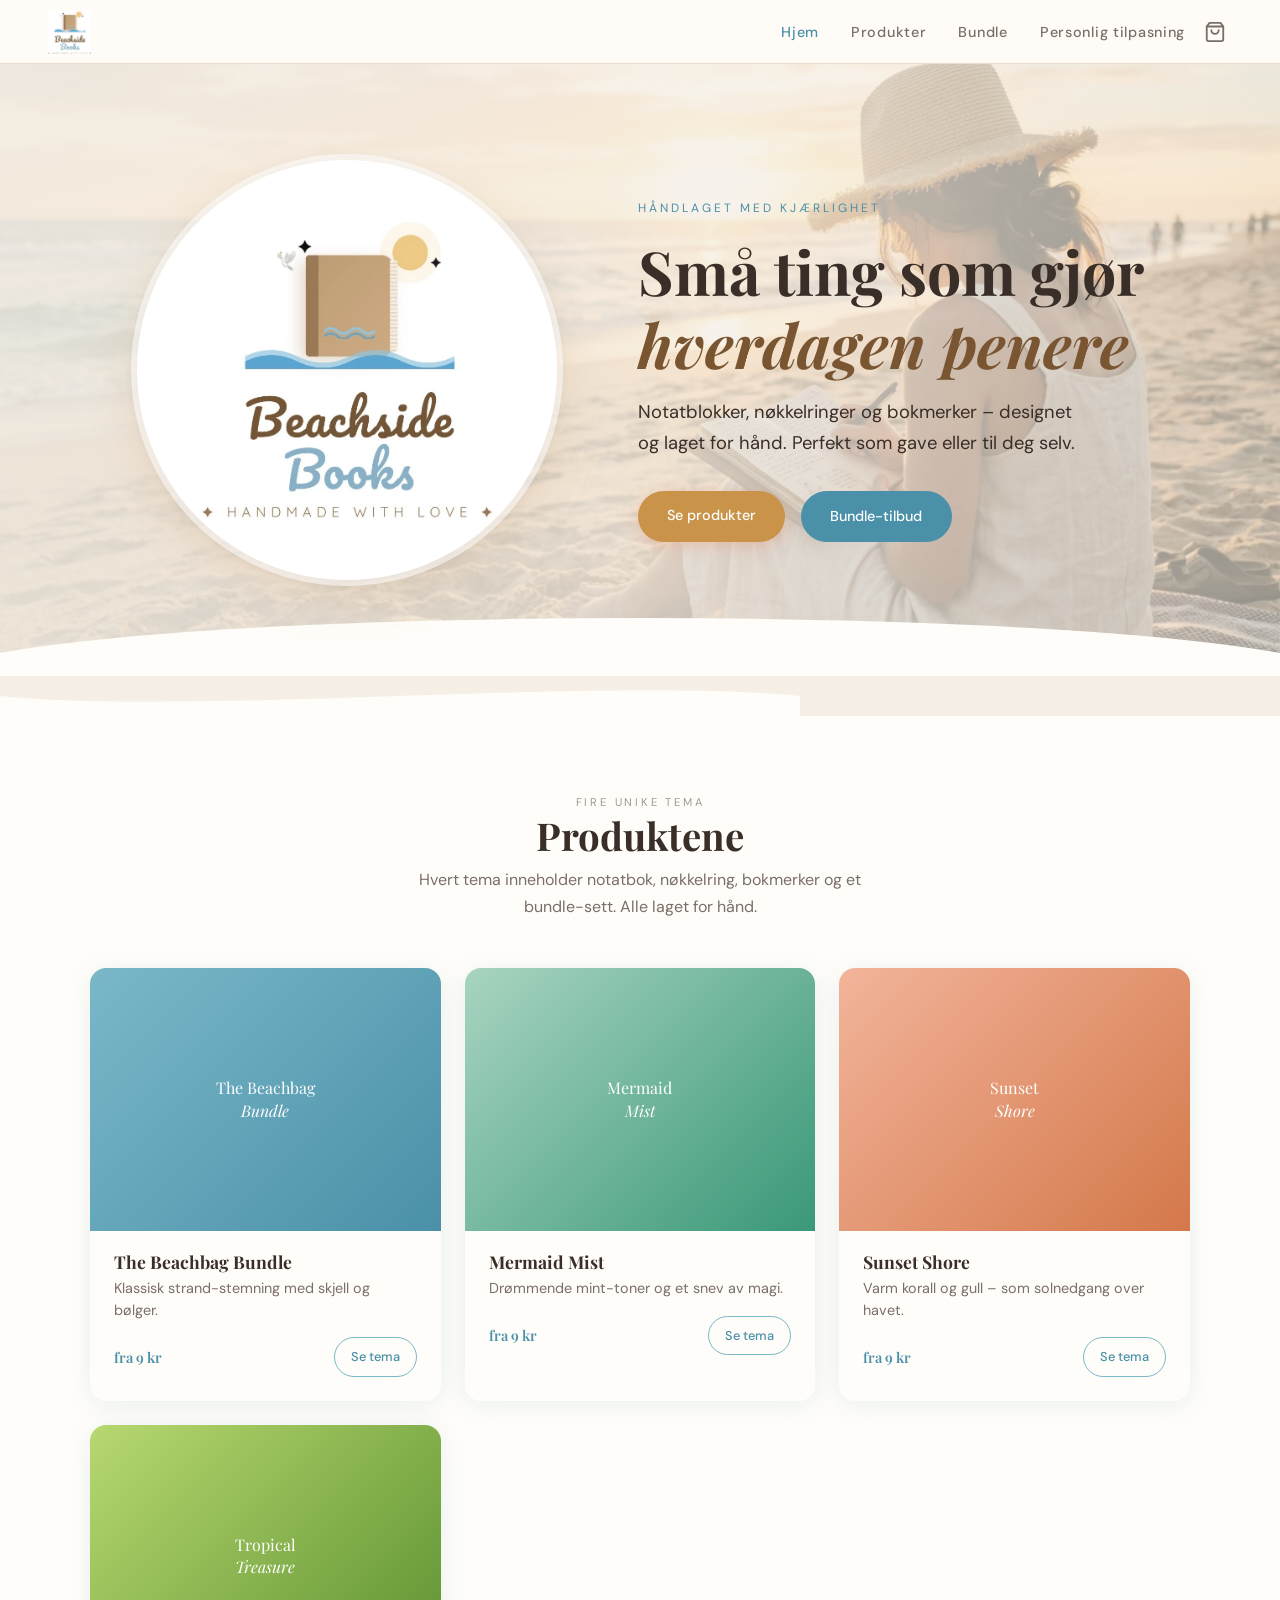
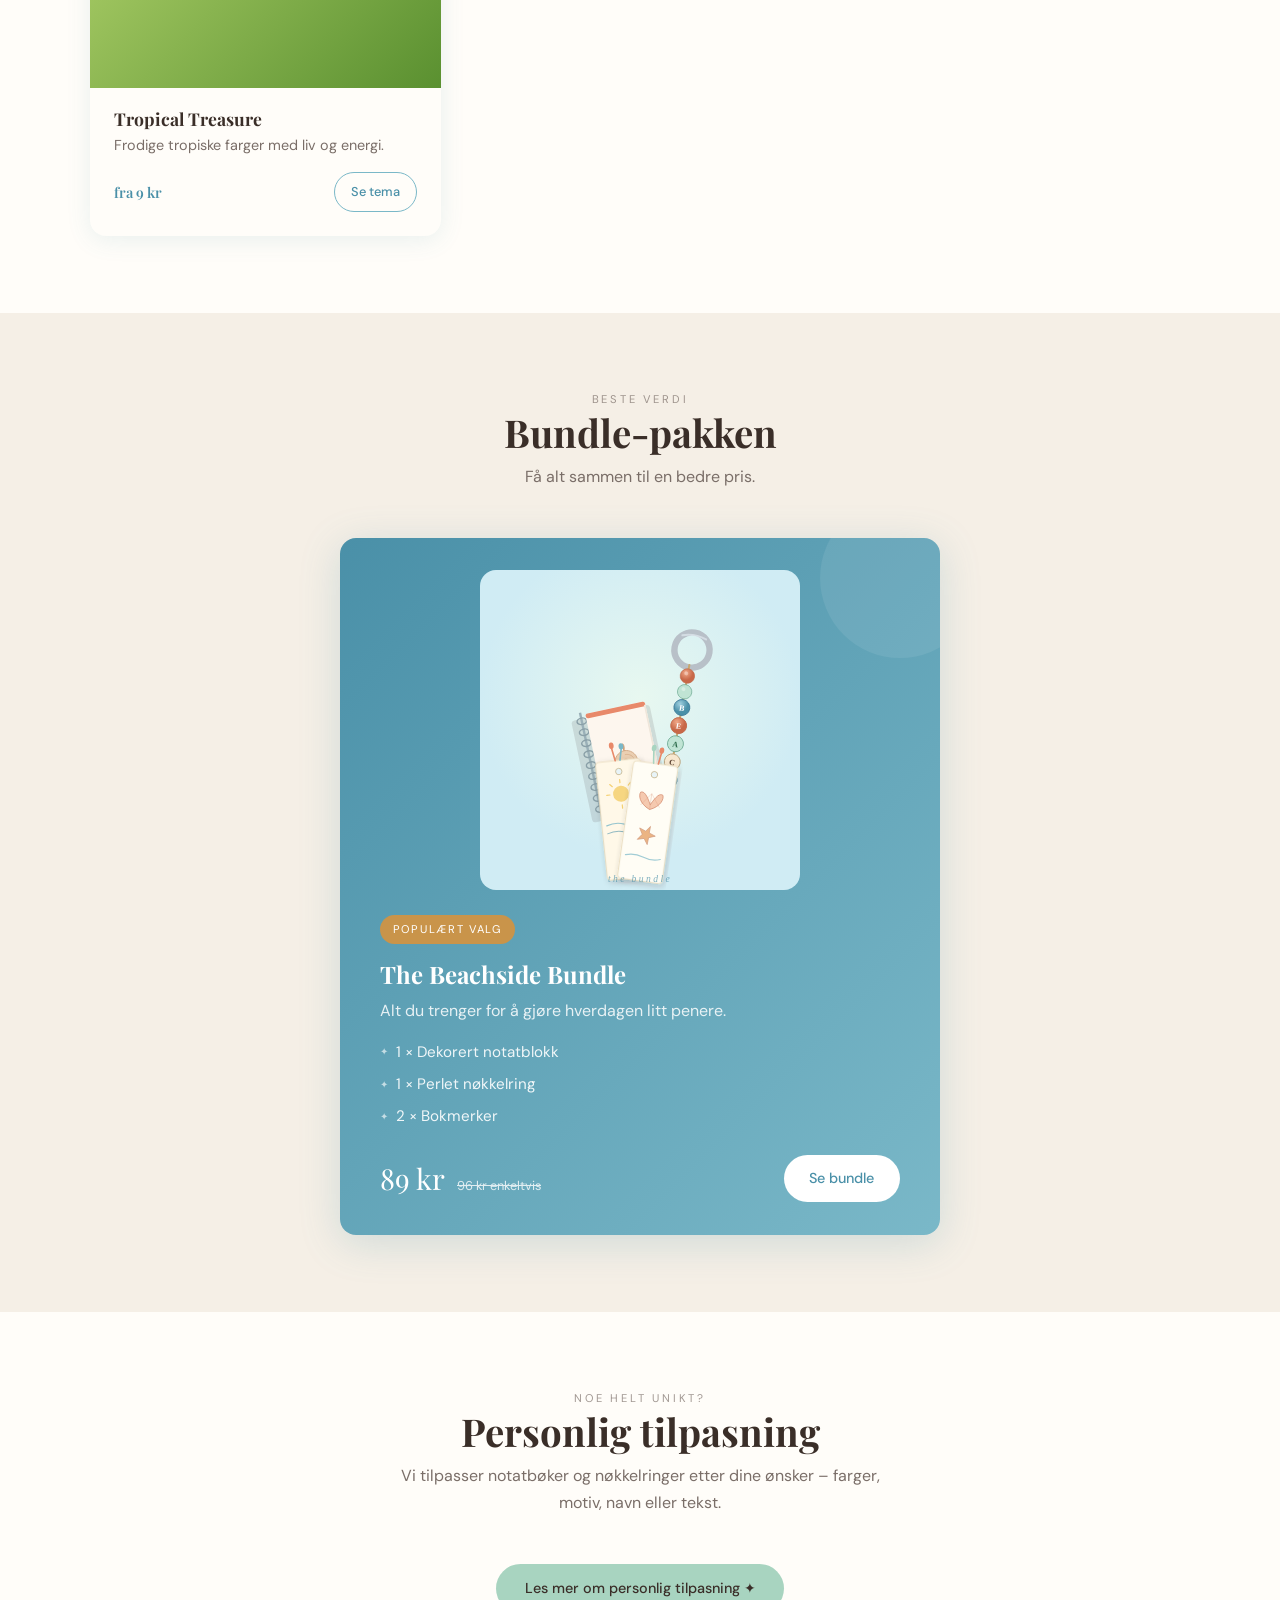
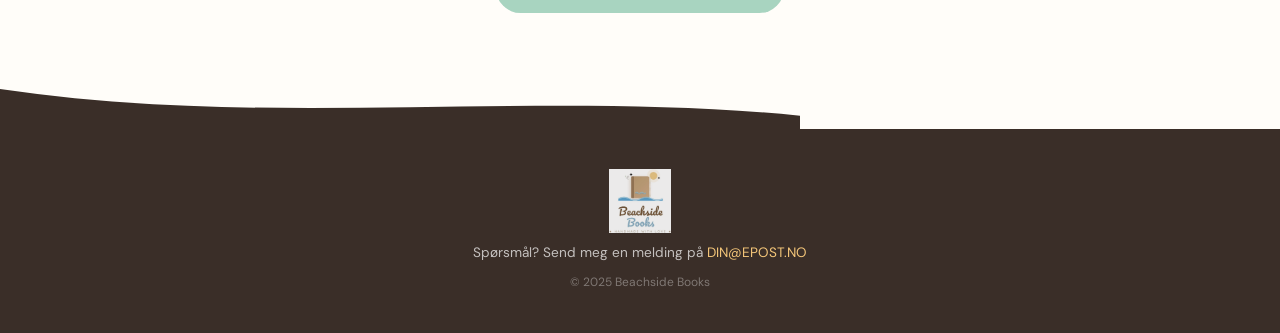
<file: index.html>
<!DOCTYPE html>
<html lang="no">
<head>
  <meta charset="UTF-8">
  <meta name="viewport" content="width=device-width, initial-scale=1.0">
  <title>Beachside Books</title>
  <link rel="stylesheet" href="style.css">
</head>
<body>

  <nav>
    <a href="index.html"><img src="bilder/logo.webp" alt="Beachside Books" class="nav-logo-img"></a>
    <div class="nav-right">
      <ul class="nav-links">
        <li><a href="index.html" class="active">Hjem</a></li>
        <li><a href="produkter.html">Produkter</a></li>
        <li><a href="bundle.html">Bundle</a></li>

        <li><a href="request.html">Personlig tilpasning</a></li>
      </ul>
      <a href="checkout.html" class="nav-cart" aria-label="Handlekurv">
        <svg viewBox="0 0 24 24" fill="none" stroke="currentColor" stroke-width="2" stroke-linecap="round" stroke-linejoin="round" width="22" height="22" aria-hidden="true"><path d="M6 2L3 6v14a2 2 0 002 2h14a2 2 0 002-2V6l-3-4z"/><line x1="3" y1="6" x2="21" y2="6"/><path d="M16 10a4 4 0 01-8 0"/></svg>
        <span class="nav-cart-badge">0</span>
      </a>
      <button class="nav-toggle" aria-label="Åpne meny" aria-expanded="false">
        <span></span><span></span><span></span>
      </button>
    </div>
  </nav>

  <!-- HERO -->
  <section class="hero">
    <div class="hero-content">

      <div class="hero-logo-col fade-up">
        <div class="hero-logo-display">
          <img src="bilder/logo.webp" alt="Beachside Books">
        </div>
      </div>

      <div class="hero-text-col">
        <p class="hero-eyebrow fade-up">Håndlaget med kjærlighet</p>
        <h1 class="fade-up fade-up-delay-1">
          Små ting som gjør<br><em>hverdagen penere</em>
        </h1>
        <p class="hero-sub fade-up fade-up-delay-2">
          Notatblokker, nøkkelringer og bokmerker – designet og laget for hånd.
          Perfekt som gave eller til deg selv.
        </p>
        <div class="hero-buttons fade-up fade-up-delay-3">
          <a href="produkter.html" class="btn btn-primary">Se produkter</a>
          <a href="bundle.html" class="btn btn-secondary">Bundle-tilbud</a>
        </div>
      </div>

    </div>
  </section>

  <!-- BØLGEDELER -->
  <div class="wave-divider" style="background:var(--sand)">
    <svg viewBox="0 0 1200 60" xmlns="http://www.w3.org/2000/svg" preserveAspectRatio="none" height="40">
      <path d="M0,30 C300,60 900,0 1200,30 L1200,60 L0,60 Z" fill="#fffdf9"/>
    </svg>
  </div>

  <!-- TEMAOVERSIKT -->
  <section class="section-white">
    <div class="section-header">
      <p class="section-eyebrow">Fire unike tema</p>
      <h2>Produktene</h2>
      <p>Hvert tema inneholder notatbok, nøkkelring, bokmerker og et bundle-sett. Alle laget for hånd.</p>
    </div>

    <div class="produktgrid">

      <div class="produktkort fade-up">
        <div class="produktkort-bilde" style="background:linear-gradient(135deg,#7ab8c8,#4a90a8);display:flex;align-items:center;justify-content:center">
          <span style="font-family:var(--font-display);font-size:1rem;color:white;text-align:center;padding:1rem;line-height:1.4">The Beachbag<br><em>Bundle</em></span>
        </div>
        <div class="produktkort-innhold">
          <h3>The Beachbag Bundle</h3>
          <p class="produktkort-beskrivelse">Klassisk strand-stemning med skjell og bølger.</p>
          <div class="produktkort-bunn">
            <span class="pris" style="font-size:0.9rem">fra 9 kr</span>
            <a href="produkter.html#beachside-life" class="btn btn-secondary" style="font-size:0.8rem;padding:0.5rem 1rem">Se tema</a>
          </div>
        </div>
      </div>

      <div class="produktkort fade-up fade-up-delay-1">
        <div class="produktkort-bilde" style="background:linear-gradient(135deg,#a8d4c0,#3a9878);display:flex;align-items:center;justify-content:center">
          <span style="font-family:var(--font-display);font-size:1rem;color:white;text-align:center;padding:1rem;line-height:1.4">Mermaid<br><em>Mist</em></span>
        </div>
        <div class="produktkort-innhold">
          <h3>Mermaid Mist</h3>
          <p class="produktkort-beskrivelse">Drømmende mint-toner og et snev av magi.</p>
          <div class="produktkort-bunn">
            <span class="pris" style="font-size:0.9rem">fra 9 kr</span>
            <a href="produkter.html#mermaid-mist" class="btn btn-secondary" style="font-size:0.8rem;padding:0.5rem 1rem">Se tema</a>
          </div>
        </div>
      </div>

      <div class="produktkort fade-up fade-up-delay-2">
        <div class="produktkort-bilde" style="background:linear-gradient(135deg,#f2b49a,#d4784a);display:flex;align-items:center;justify-content:center">
          <span style="font-family:var(--font-display);font-size:1rem;color:white;text-align:center;padding:1rem;line-height:1.4">Sunset<br><em>Shore</em></span>
        </div>
        <div class="produktkort-innhold">
          <h3>Sunset Shore</h3>
          <p class="produktkort-beskrivelse">Varm korall og gull – som solnedgang over havet.</p>
          <div class="produktkort-bunn">
            <span class="pris" style="font-size:0.9rem">fra 9 kr</span>
            <a href="produkter.html#sunset-silk" class="btn btn-secondary" style="font-size:0.8rem;padding:0.5rem 1rem">Se tema</a>
          </div>
        </div>
      </div>

      <div class="produktkort fade-up fade-up-delay-2">
        <div class="produktkort-bilde" style="background:linear-gradient(135deg,#b8d870,#5a9030);display:flex;align-items:center;justify-content:center">
          <span style="font-family:var(--font-display);font-size:1rem;color:white;text-align:center;padding:1rem;line-height:1.4">Tropical<br><em>Treasure</em></span>
        </div>
        <div class="produktkort-innhold">
          <h3>Tropical Treasure</h3>
          <p class="produktkort-beskrivelse">Frodige tropiske farger med liv og energi.</p>
          <div class="produktkort-bunn">
            <span class="pris" style="font-size:0.9rem">fra 9 kr</span>
            <a href="produkter.html#tropical-treasure" class="btn btn-secondary" style="font-size:0.8rem;padding:0.5rem 1rem">Se tema</a>
          </div>
        </div>
      </div>

    </div>
  </section>

  <!-- BUNDLE TEASER -->
  <section class="section-sand">
    <div class="section-header">
      <p class="section-eyebrow">Beste verdi</p>
      <h2>Bundle-pakken</h2>
      <p>Få alt sammen til en bedre pris.</p>
    </div>

    <div class="bundle-kort fade-up">
      <img src="bilder/produkter/bundle/bundle.svg" alt="The Beachside Bundle" style="width:100%;max-width:320px;display:block;margin:0 auto 1.5rem;border-radius:var(--radius)">
      <div class="bundle-tag">Populært valg</div>
      <h3>The Beachside Bundle</h3>
      <p style="opacity:0.85;margin-bottom:0.5rem">Alt du trenger for å gjøre hverdagen litt penere.</p>
      <ul class="bundle-innhold">
        <li>1 × Dekorert notatblokk</li>
        <li>1 × Perlet nøkkelring</li>
        <li>2 × Bokmerker</li>
      </ul>
      <div class="bundle-bunn">
        <div>
          <span class="bundle-pris">89 kr</span>
          <span class="bundle-spar">96 kr enkeltvis</span>
        </div>
        <a href="bundle.html" class="btn-bundle">Se bundle</a>
      </div>
    </div>
  </section>

  <!-- PERSONLIG TILPASNING TEASER -->
  <section class="section-white">
    <div class="section-header">
      <p class="section-eyebrow">Noe helt unikt?</p>
      <h2>Personlig tilpasning</h2>
      <p>Vi tilpasser notatbøker og nøkkelringer etter dine ønsker – farger, motiv, navn eller tekst.</p>
    </div>
    <div style="text-align:center">
      <a href="request.html" class="btn btn-request">Les mer om personlig tilpasning ✦</a>
    </div>
  </section>

  <!-- BØLGEDELER -->
  <div class="wave-divider" style="background:var(--hvit)">
    <svg viewBox="0 0 1200 60" xmlns="http://www.w3.org/2000/svg" preserveAspectRatio="none" height="40">
      <path d="M0,0 C400,60 800,0 1200,40 L1200,60 L0,60 Z" fill="var(--tekst)"/>
    </svg>
  </div>

  <footer>
    <img src="bilder/logo.webp" alt="Beachside Books" class="footer-logo-img">
    <p>Spørsmål? Send meg en melding på <a href="mailto:DIN@EPOST.NO">DIN@EPOST.NO</a></p>
    <p style="margin-top:0.5rem;font-size:0.75rem;opacity:0.5">© 2025 Beachside Books</p>
  </footer>

  <script src="cart.js"></script>
  <script src="nav.js"></script>
</body>
</html>
</file>
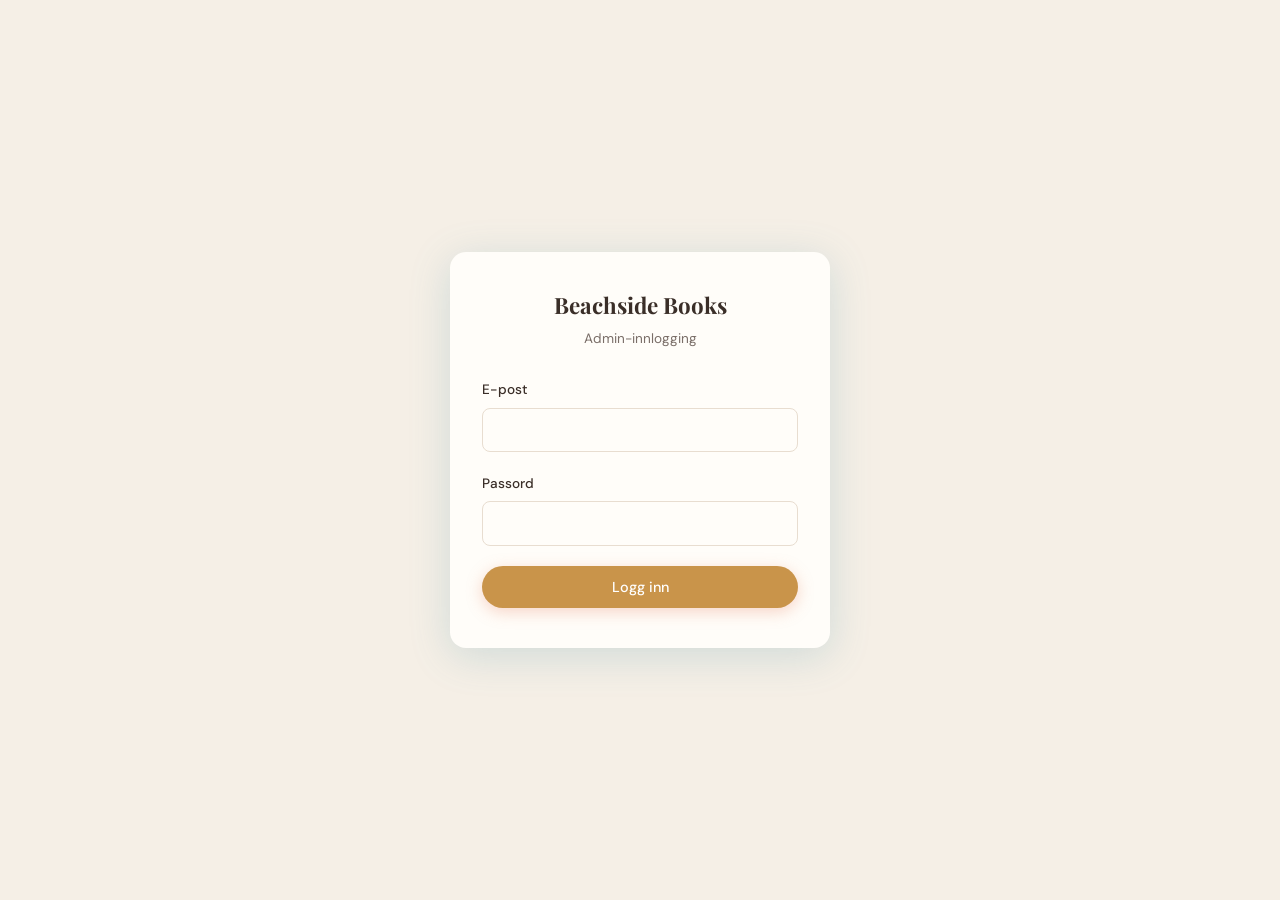
<file: admin.html>
<!DOCTYPE html>
<html lang="no">
<head>
  <meta charset="UTF-8">
  <meta name="viewport" content="width=device-width, initial-scale=1.0">
  <title>Admin – Beachside Books</title>
  <link rel="stylesheet" href="style.css">
  <style>
    body { background: var(--sand); }

    /* ── Login ── */
    .admin-login-wrap {
      min-height: 100vh;
      display: flex;
      align-items: center;
      justify-content: center;
      padding: 2rem;
    }
    .admin-login-box {
      background: var(--hvit);
      border-radius: var(--radius);
      box-shadow: var(--shadow-hover);
      padding: 2.5rem 2rem;
      width: 100%;
      max-width: 380px;
    }
    .admin-login-box h2 { text-align:center; margin-bottom:0.5rem; font-size:1.4rem; }
    .admin-login-box > p { text-align:center; font-size:0.85rem; color:var(--tekst-soft); margin-bottom:1.75rem; }

    /* ── Nav ── */
    .admin-nav {
      position: sticky;
      top: 0;
      z-index: 100;
      background: rgba(255,253,249,0.95);
      backdrop-filter: blur(12px);
      border-bottom: 1px solid var(--sand-dark);
      padding: 0 clamp(1rem,5vw,3rem);
      height: 64px;
      display: flex;
      align-items: center;
      justify-content: space-between;
    }

    .admin-wrap {
      max-width: 1280px;
      margin: 0 auto;
      padding: 2rem clamp(1rem,5vw,3rem);
    }

    /* ── Tabell ── */
    .orders-table { width:100%; border-collapse:collapse; font-size:0.88rem; }
    .orders-table th {
      text-align:left;
      padding:0.75rem 0.6rem;
      border-bottom:2px solid var(--sand-dark);
      font-size:0.72rem;
      letter-spacing:0.1em;
      text-transform:uppercase;
      color:var(--tekst-soft);
      font-family:var(--font-body);
      font-weight:500;
    }
    .orders-table td {
      padding:0.75rem 0.6rem;
      border-bottom:1px solid var(--sand-dark);
      vertical-align:middle;
    }
    .orders-table tbody tr:hover td { background:var(--sand); }

    /* ── Summering ── */
    .orders-table tfoot td {
      border-top:2px solid var(--sand-dark);
      border-bottom:none;
      padding:0.85rem 0.6rem;
      background:var(--sand);
      font-weight:600;
      font-size:0.9rem;
    }

    /* ── Status-nedtrekksmeny ── */
    .status-sel {
      padding: 0.4rem 0.6rem;
      border-radius: 50px;
      font-size: 0.82rem;
      font-weight: 600;
      cursor: pointer;
      border: none;
      font-family: var(--font-body);
      width: 100%;
      min-width: 148px;
      outline: none;
      transition: box-shadow 0.2s;
    }
    .status-sel:focus { box-shadow: 0 0 0 2px var(--hav); }
    .status-sel.s-ubehandlet       { background:#fde8de; color:#c0572a; }
    .status-sel.s-bekreftet        { background:#d4ede4; color:#2e7a60; }
    .status-sel.s-vippskrav_sendt  { background:#e8f4f8; color:#2e7090; }
    .status-sel.s-vippskrav_mottatt{ background:#f0e8f8; color:#7030a0; }
    .status-sel.s-levert           { background:#e8f0d4; color:#3a6020; }

    /* ── Items ── */
    .items-col span { display:block; font-size:0.82rem; color:var(--tekst-soft); line-height:1.6; }

    /* ── Filter ── */
    .filter-bar { display:flex; gap:0.5rem; flex-wrap:wrap; align-items:center; }
    .filter-btn {
      padding:0.3rem 0.85rem;
      border-radius:50px;
      font-size:0.8rem;
      font-weight:500;
      cursor:pointer;
      border:1.5px solid var(--sand-dark);
      background:none;
      font-family:var(--font-body);
      transition:all 0.2s;
    }
    .filter-btn:hover, .filter-btn.active { background:var(--tekst); color:white; border-color:var(--tekst); }

    .order-num { font-weight:700; font-size:0.95rem; color:var(--hav-deep); white-space:nowrap; }

    /* ── Lagret-toast ── */
    #save-toast {
      position:fixed;
      bottom:2rem;
      left:50%;
      transform:translateX(-50%) translateY(0.5rem);
      background:#2e7a60;
      color:white;
      padding:0.6rem 1.4rem;
      border-radius:50px;
      font-size:0.85rem;
      opacity:0;
      pointer-events:none;
      transition:opacity 0.25s, transform 0.25s;
      z-index:9999;
      white-space:nowrap;
    }
    #save-toast.show { opacity:1; transform:translateX(-50%) translateY(0); }

    /* ── Ordre-kort (mobil) ── */
    .order-card {
      background: var(--hvit);
      border-radius: var(--radius);
      box-shadow: var(--shadow);
      margin-bottom: 0.85rem;
      overflow: hidden;
    }
    .order-card-header {
      display: flex;
      align-items: center;
      justify-content: space-between;
      gap: 0.5rem;
      padding: 0.75rem 1rem;
      border-bottom: 1px solid var(--sand-dark);
      background: var(--sand);
      flex-wrap: wrap;
    }
    .order-card-meta { display: flex; align-items: center; gap: 0.6rem; }
    .order-card-date { font-size: 0.78rem; color: var(--tekst-soft); white-space: nowrap; }
    .order-card-body { padding: 0.85rem 1rem; display: flex; flex-direction: column; gap: 0.6rem; }
    .order-card-row { display: flex; gap: 0.5rem; font-size: 0.85rem; }
    .order-card-label {
      font-size: 0.68rem;
      letter-spacing: 0.08em;
      text-transform: uppercase;
      color: var(--tekst-soft);
      font-weight: 500;
      min-width: 70px;
      padding-top: 0.1rem;
    }
    .order-card-val { flex: 1; }
    .order-card-products .order-card-val span {
      display: block;
      font-size: 0.85rem;
      line-height: 1.6;
    }
    .order-card-products .order-card-val .card-custom {
      padding-left: 0.75rem;
      color: var(--hav-deep);
      font-style: italic;
      font-size: 0.8rem;
    }
    .order-card-total .order-card-val { font-weight: 700; color: var(--tekst); }
    .order-card-comment .order-card-val { color: var(--tekst-soft); font-size: 0.82rem; }
    .order-card-status { flex: 1; min-width: 0; }
    .order-card-status .status-sel { min-width: 0; width: 100%; }

    /* ── Mobil-nav ── */
    @media (max-width: 700px) {
      #admin-email { display: none; }
      .admin-wrap { padding: 1.25rem 0.85rem; }
    }

    /* Kortvisning kun på mobil, bordvisning kun på desktop */
    #orders-cards { display: none; }
    #summary-cards { display: none !important; }
    @media (max-width: 700px) {
      #orders-table-wrap { display: none !important; }
      #orders-cards { display: block; }
      #summary-cards { display: flex !important; }
    }
  </style>
</head>
<body>

<div id="save-toast">✓ Status lagret</div>

<!-- ── LOGIN ── -->
<div id="login-section" class="admin-login-wrap">
  <div class="admin-login-box">
    <h2>Beachside Books</h2>
    <p>Admin-innlogging</p>
    <form id="login-form" onsubmit="doLogin(event)">
      <div class="form-group">
        <label for="a-email">E-post</label>
        <input type="email" id="a-email" required autocomplete="email">
      </div>
      <div class="form-group">
        <label for="a-pw">Passord</label>
        <input type="password" id="a-pw" required autocomplete="current-password">
      </div>
      <p id="login-error" style="color:#c0572a;font-size:0.85rem;margin-bottom:0.75rem;display:none"></p>
      <button type="submit" id="login-btn" class="btn btn-primary" style="width:100%">Logg inn</button>
    </form>
  </div>
</div>

<!-- ── ADMIN ── -->
<div id="admin-section" style="display:none">

  <div class="admin-nav">
    <div style="display:flex;align-items:center;gap:1rem">
      <img src="bilder/logo.webp" alt="Beachside Books" style="height:38px;width:auto;border-radius:0">
      <span style="font-size:0.75rem;color:var(--tekst-soft);letter-spacing:0.12em;text-transform:uppercase">Admin</span>
    </div>
    <div style="display:flex;align-items:center;gap:1rem">
      <span id="admin-email" style="font-size:0.82rem;color:var(--tekst-soft)"></span>
      <button onclick="doLogout()" class="btn btn-secondary" style="font-size:0.8rem;padding:0.4rem 1rem">Logg ut</button>
    </div>
  </div>

  <div class="admin-wrap">

    <div style="display:flex;justify-content:space-between;align-items:center;flex-wrap:wrap;gap:1rem;margin-bottom:1.75rem">
      <h1 style="font-size:1.5rem">Bestillinger</h1>
      <div style="display:flex;gap:0.75rem;align-items:center;flex-wrap:wrap">
        <div class="filter-bar">
          <button class="filter-btn active" onclick="filterOrders(this,'')">Alle</button>
          <button class="filter-btn" onclick="filterOrders(this,'ubehandlet')">Ubehandlet</button>
          <button class="filter-btn" onclick="filterOrders(this,'bekreftet')">Bekreftet</button>
          <button class="filter-btn" onclick="filterOrders(this,'vippskrav_sendt')">Vippskrav sendt</button>
          <button class="filter-btn" onclick="filterOrders(this,'vippskrav_mottatt')">Vippskrav mottatt</button>
          <button class="filter-btn" onclick="filterOrders(this,'levert')">Levert</button>
        </div>
        <button onclick="loadOrders()" class="btn btn-secondary" style="font-size:0.8rem;padding:0.4rem 1rem">↻ Oppdater</button>
      </div>
    </div>

    <p id="orders-loading" style="text-align:center;padding:3rem;color:var(--tekst-soft)">Laster bestillinger…</p>
    <p id="orders-error"   style="display:none;color:#c0572a;text-align:center;padding:2rem"></p>
    <p id="orders-empty"   style="display:none;text-align:center;padding:3rem;color:var(--tekst-soft)">Ingen bestillinger å vise.</p>

    <div id="orders-table-wrap" style="display:none;overflow-x:auto;border-radius:var(--radius);box-shadow:var(--shadow);background:var(--hvit)">
      <table class="orders-table">
        <thead>
          <tr>
            <th>#</th>
            <th>Dato</th>
            <th>Navn</th>
            <th>Kontakt</th>
            <th>Produkter</th>
            <th>Total</th>
            <th>Status</th>
            <th>Kommentar</th>
          </tr>
        </thead>
        <tbody id="orders-tbody"></tbody>
        <tfoot>
          <tr id="summary-row" style="display:none">
            <td colspan="5" style="font-weight:400;font-size:0.82rem;color:var(--tekst-soft)" id="summary-count"></td>
            <td id="summary-total" style="color:var(--hav-deep)"></td>
            <td colspan="2"></td>
          </tr>
        </tfoot>
      </table>
    </div>

    <!-- Kortvisning (mobil) -->
    <div id="orders-cards"></div>
    <div id="summary-cards" style="display:none;background:var(--hvit);border-radius:var(--radius);box-shadow:var(--shadow);padding:0.85rem 1rem;margin-top:0.5rem;justify-content:space-between;align-items:center">
      <span id="summary-cards-count" style="font-size:0.82rem;color:var(--tekst-soft)"></span>
      <span id="summary-cards-total" style="font-weight:700;color:var(--hav-deep)"></span>
    </div>

  </div>
</div>

<script>
  var SUPA_URL   = 'https://baafyabpancqfkeouizr.supabase.co';
  var SUPA_KEY   = 'sb_publishable_mjk8_t0W467JI4ZWQDjJOA_cmv_XTHT';
  var _token     = null;
  var _allOrders = [];
  var _filter    = '';

  /* ── Toast ── */
  var _toastTimer = null;
  function showToast(msg, ok) {
    var t = document.getElementById('save-toast');
    t.textContent = (ok !== false ? '✓ ' : '✗ ') + msg;
    t.style.background = ok !== false ? '#2e7a60' : '#c0572a';
    t.classList.add('show');
    clearTimeout(_toastTimer);
    _toastTimer = setTimeout(function () { t.classList.remove('show'); }, 2200);
  }

  /* ════ AUTH ════ */
  async function doLogin(e) {
    e.preventDefault();
    var btn   = document.getElementById('login-btn');
    var errEl = document.getElementById('login-error');
    btn.disabled = true; btn.textContent = 'Logger inn…'; errEl.style.display = 'none';
    try {
      var res  = await fetch(SUPA_URL + '/auth/v1/token?grant_type=password', {
        method:'POST',
        headers:{ 'apikey':SUPA_KEY, 'Content-Type':'application/json' },
        body: JSON.stringify({ email:document.getElementById('a-email').value, password:document.getElementById('a-pw').value })
      });
      var data = await res.json();
      if (!res.ok) throw new Error(data.error_description || data.msg || 'Innlogging feilet');
      _token = data.access_token;
      sessionStorage.setItem('bb_admin_token', _token);
      document.getElementById('admin-email').textContent = data.user.email;
      showAdmin(); loadOrders();
    } catch (err) {
      errEl.textContent = err.message; errEl.style.display = '';
      btn.disabled = false; btn.textContent = 'Logg inn';
    }
  }

  function doLogout() {
    _token = null; sessionStorage.removeItem('bb_admin_token');
    document.getElementById('admin-section').style.display = 'none';
    document.getElementById('login-section').style.display = '';
  }

  function showAdmin() {
    document.getElementById('login-section').style.display = 'none';
    document.getElementById('admin-section').style.display = '';
  }

  /* ════ DATA ════ */
  async function loadOrders() {
    document.getElementById('orders-loading').style.display    = '';
    document.getElementById('orders-table-wrap').style.display = 'none';
    document.getElementById('orders-error').style.display      = 'none';
    document.getElementById('orders-empty').style.display      = 'none';
    try {
      var res = await fetch(SUPA_URL + '/rest/v1/orders?order=created_at.desc', {
        headers:{ 'apikey':SUPA_KEY, 'Authorization':'Bearer ' + _token }
      });
      if (!res.ok) {
        var txt = await res.text();
        if (res.status === 401 || txt.includes('JWT expired')) { doLogout(); return; }
        throw new Error(txt);
      }
      _allOrders = await res.json();
      document.getElementById('orders-loading').style.display = 'none';
      renderOrders();
    } catch (err) {
      document.getElementById('orders-loading').style.display = 'none';
      document.getElementById('orders-error').textContent    = 'Feil: ' + err.message;
      document.getElementById('orders-error').style.display  = '';
    }
  }

  function filterOrders(btn, status) {
    _filter = status;
    document.querySelectorAll('.filter-btn').forEach(function (b) { b.classList.remove('active'); });
    btn.classList.add('active');
    renderOrders();
  }

  /* ════ RENDER ════ */
  var STATUS_PAIRS = [
    ['ubehandlet','Ubehandlet'],
    ['bekreftet','Bekreftet'],
    ['vippskrav_sendt','Vippskrav sendt'],
    ['vippskrav_mottatt','Vippskrav mottatt'],
    ['levert','Levert']
  ];

  function makeStatusSelect(orderId, currentStatus) {
    var sel = document.createElement('select');
    sel.className = 'status-sel s-' + currentStatus;
    STATUS_PAIRS.forEach(function (pair) {
      var opt = document.createElement('option');
      opt.value = pair[0]; opt.textContent = pair[1];
      if (pair[0] === currentStatus) opt.selected = true;
      sel.appendChild(opt);
    });
    sel.addEventListener('change', (function (id, el) {
      return function () {
        el.className = 'status-sel s-' + el.value;
        updateStatus(id, el.value);
      };
    }(orderId, sel)));
    return sel;
  }

  function renderOrders() {
    var orders = _filter
      ? _allOrders.filter(function (o) { return (o.status || 'ubehandlet') === _filter; })
      : _allOrders;

    var emptyEl    = document.getElementById('orders-empty');
    var tableWrap  = document.getElementById('orders-table-wrap');
    var cardsEl    = document.getElementById('orders-cards');
    var summaryRow = document.getElementById('summary-row');
    var summaryCards = document.getElementById('summary-cards');

    if (orders.length === 0) {
      tableWrap.style.display  = 'none';
      cardsEl.innerHTML        = '';
      summaryRow.style.display = 'none';
      summaryCards.style.display = 'none';
      emptyEl.style.display    = '';
      return;
    }

    emptyEl.style.display   = 'none';
    tableWrap.style.display = '';

    /* ── Tabell-rader (desktop) ── */
    var tbody = document.getElementById('orders-tbody');
    tbody.innerHTML = '';
    cardsEl.innerHTML = '';

    orders.forEach(function (o) {
      var status = o.status || 'ubehandlet';
      var d = new Date(o.created_at);
      var dateStr = d.toLocaleDateString('nb-NO', {day:'2-digit',month:'2-digit',year:'2-digit'})
                  + ' ' + d.toLocaleTimeString('nb-NO', {hour:'2-digit',minute:'2-digit'});

      /* ── Tabellrad ── */
      var tr = document.createElement('tr');

      var c0 = document.createElement('td'); c0.className = 'order-num';
      c0.textContent = o.order_number ? '#' + o.order_number : '—';
      tr.appendChild(c0);

      var c1 = document.createElement('td'); c1.style.cssText = 'white-space:nowrap;font-size:0.82rem';
      c1.textContent = dateStr; tr.appendChild(c1);

      var c2 = document.createElement('td'); c2.style.fontWeight = '500';
      c2.textContent = o.customer_name || '—'; tr.appendChild(c2);

      var c3 = document.createElement('td'); c3.style.fontSize = '0.82rem';
      var lnk = document.createElement('a');
      lnk.href = 'mailto:' + (o.customer_email||'') + '?subject=Ang.%20bestillingen%20din%20hos%20Beachside%20Books';
      lnk.style.color = 'var(--hav-deep)'; lnk.textContent = o.customer_email || '';
      c3.appendChild(lnk);
      if (o.customer_phone) {
        c3.appendChild(document.createElement('br'));
        var ph = document.createElement('span'); ph.style.color = 'var(--tekst-soft)';
        ph.textContent = o.customer_phone; c3.appendChild(ph);
      }
      tr.appendChild(c3);

      var c4 = document.createElement('td');
      var div = document.createElement('div'); div.className = 'items-col';
      (o.items || []).forEach(function (i) {
        var sp = document.createElement('span');
        sp.textContent = i.qty + '× ' + i.name + ' (' + (i.price * i.qty) + ' kr)';
        div.appendChild(sp);
        if (i.customization) {
          var cs = document.createElement('span');
          cs.style.cssText = 'padding-left:0.9rem;color:var(--hav-deep);font-style:italic';
          cs.textContent = '✏ ' + i.customization + ' +' + i.customizationPrice + ' kr';
          div.appendChild(cs);
        }
      });
      c4.appendChild(div); tr.appendChild(c4);

      var c5 = document.createElement('td'); c5.style.cssText = 'white-space:nowrap;font-weight:600';
      c5.textContent = (o.total_price || 0) + ' kr'; tr.appendChild(c5);

      var c6 = document.createElement('td'); c6.style.minWidth = '140px';
      c6.appendChild(makeStatusSelect(o.id, status)); tr.appendChild(c6);

      var c7 = document.createElement('td'); c7.style.cssText = 'font-size:0.82rem;color:var(--tekst-soft);max-width:180px';
      c7.textContent = o.comment || ''; tr.appendChild(c7);

      tbody.appendChild(tr);

      /* ── Ordre-kort (mobil) ── */
      var card = document.createElement('div'); card.className = 'order-card';

      /* Kortets topplinje */
      var hdr = document.createElement('div'); hdr.className = 'order-card-header';
      var meta = document.createElement('div'); meta.className = 'order-card-meta';
      var numEl = document.createElement('span'); numEl.className = 'order-num';
      numEl.textContent = o.order_number ? '#' + o.order_number : '—';
      var dateEl = document.createElement('span'); dateEl.className = 'order-card-date';
      dateEl.textContent = dateStr;
      meta.appendChild(numEl); meta.appendChild(dateEl);

      var statusWrap = document.createElement('div'); statusWrap.className = 'order-card-status';
      statusWrap.appendChild(makeStatusSelect(o.id, status));

      hdr.appendChild(meta); hdr.appendChild(statusWrap);
      card.appendChild(hdr);

      /* Kortets innhold */
      var body = document.createElement('div'); body.className = 'order-card-body';

      function cardRow(labelText, className) {
        var row = document.createElement('div');
        row.className = 'order-card-row' + (className ? ' ' + className : '');
        var lbl = document.createElement('div'); lbl.className = 'order-card-label';
        lbl.textContent = labelText;
        var val = document.createElement('div'); val.className = 'order-card-val';
        row.appendChild(lbl); row.appendChild(val);
        return { row: row, val: val };
      }

      /* Navn */
      var nameRow = cardRow('Navn', '');
      nameRow.val.style.fontWeight = '600';
      nameRow.val.textContent = o.customer_name || '—';
      body.appendChild(nameRow.row);

      /* Kontakt */
      var contactRow = cardRow('Kontakt', '');
      var emailA = document.createElement('a');
      emailA.href = 'mailto:' + (o.customer_email||'') + '?subject=Ang.%20bestillingen%20din%20hos%20Beachside%20Books';
      emailA.style.color = 'var(--hav-deep)';
      emailA.textContent = o.customer_email || '';
      contactRow.val.appendChild(emailA);
      if (o.customer_phone) {
        contactRow.val.appendChild(document.createElement('br'));
        var phCard = document.createElement('span'); phCard.style.color = 'var(--tekst-soft)';
        phCard.textContent = o.customer_phone; contactRow.val.appendChild(phCard);
      }
      body.appendChild(contactRow.row);

      /* Produkter */
      var prodRow = cardRow('Produkter', 'order-card-products');
      (o.items || []).forEach(function (i) {
        var spCard = document.createElement('span');
        spCard.textContent = i.qty + '× ' + i.name + ' (' + (i.price * i.qty) + ' kr)';
        prodRow.val.appendChild(spCard);
        if (i.customization) {
          var csCard = document.createElement('span'); csCard.className = 'card-custom';
          csCard.textContent = '✏ ' + i.customization + ' +' + i.customizationPrice + ' kr';
          prodRow.val.appendChild(csCard);
        }
      });
      body.appendChild(prodRow.row);

      /* Total */
      var totalRow = cardRow('Total', 'order-card-total');
      totalRow.val.textContent = (o.total_price || 0) + ' kr';
      body.appendChild(totalRow.row);

      /* Kommentar */
      if (o.comment) {
        var commentRow = cardRow('Kommentar', 'order-card-comment');
        commentRow.val.textContent = o.comment;
        body.appendChild(commentRow.row);
      }

      card.appendChild(body);
      cardsEl.appendChild(card);
    });

    /* Summering */
    var sum = orders.reduce(function (a, o) { return a + (o.total_price || 0); }, 0);
    var label = _filter
      ? orders.length + ' ' + _filter + (orders.length === 1 ? ' ordre' : ' ordrer')
      : orders.length + (orders.length === 1 ? ' ordre totalt' : ' ordrer totalt');
    document.getElementById('summary-count').textContent = label;
    document.getElementById('summary-total').textContent = sum + ' kr';
    summaryRow.style.display = '';

    /* Summering for kortvisning */
    document.getElementById('summary-cards-count').textContent = label;
    document.getElementById('summary-cards-total').textContent = sum + ' kr';
    summaryCards.style.display = 'flex';
  }

  /* ════ OPPDATER STATUS ════ */
  async function updateStatus(id, newStatus) {
    try {
      var res = await fetch(SUPA_URL + '/rest/v1/orders?id=eq.' + id, {
        method:'PATCH',
        headers:{
          'apikey':SUPA_KEY, 'Authorization':'Bearer ' + _token,
          'Content-Type':'application/json', 'Prefer':'return=minimal'
        },
        body: JSON.stringify({ status: newStatus })
      });
      if (!res.ok) throw new Error(await res.text());
      for (var i = 0; i < _allOrders.length; i++) {
        if (_allOrders[i].id === id) { _allOrders[i].status = newStatus; break; }
      }
      showToast('Status lagret', true);
    } catch (err) {
      showToast('Feil: ' + err.message, false);
    }
  }

  /* ════ AUTO-LOGIN ════ */
  document.addEventListener('DOMContentLoaded', function () {
    var saved = sessionStorage.getItem('bb_admin_token');
    if (saved) { _token = saved; showAdmin(); loadOrders(); }
  });
</script>
</body>
</html>
</file>
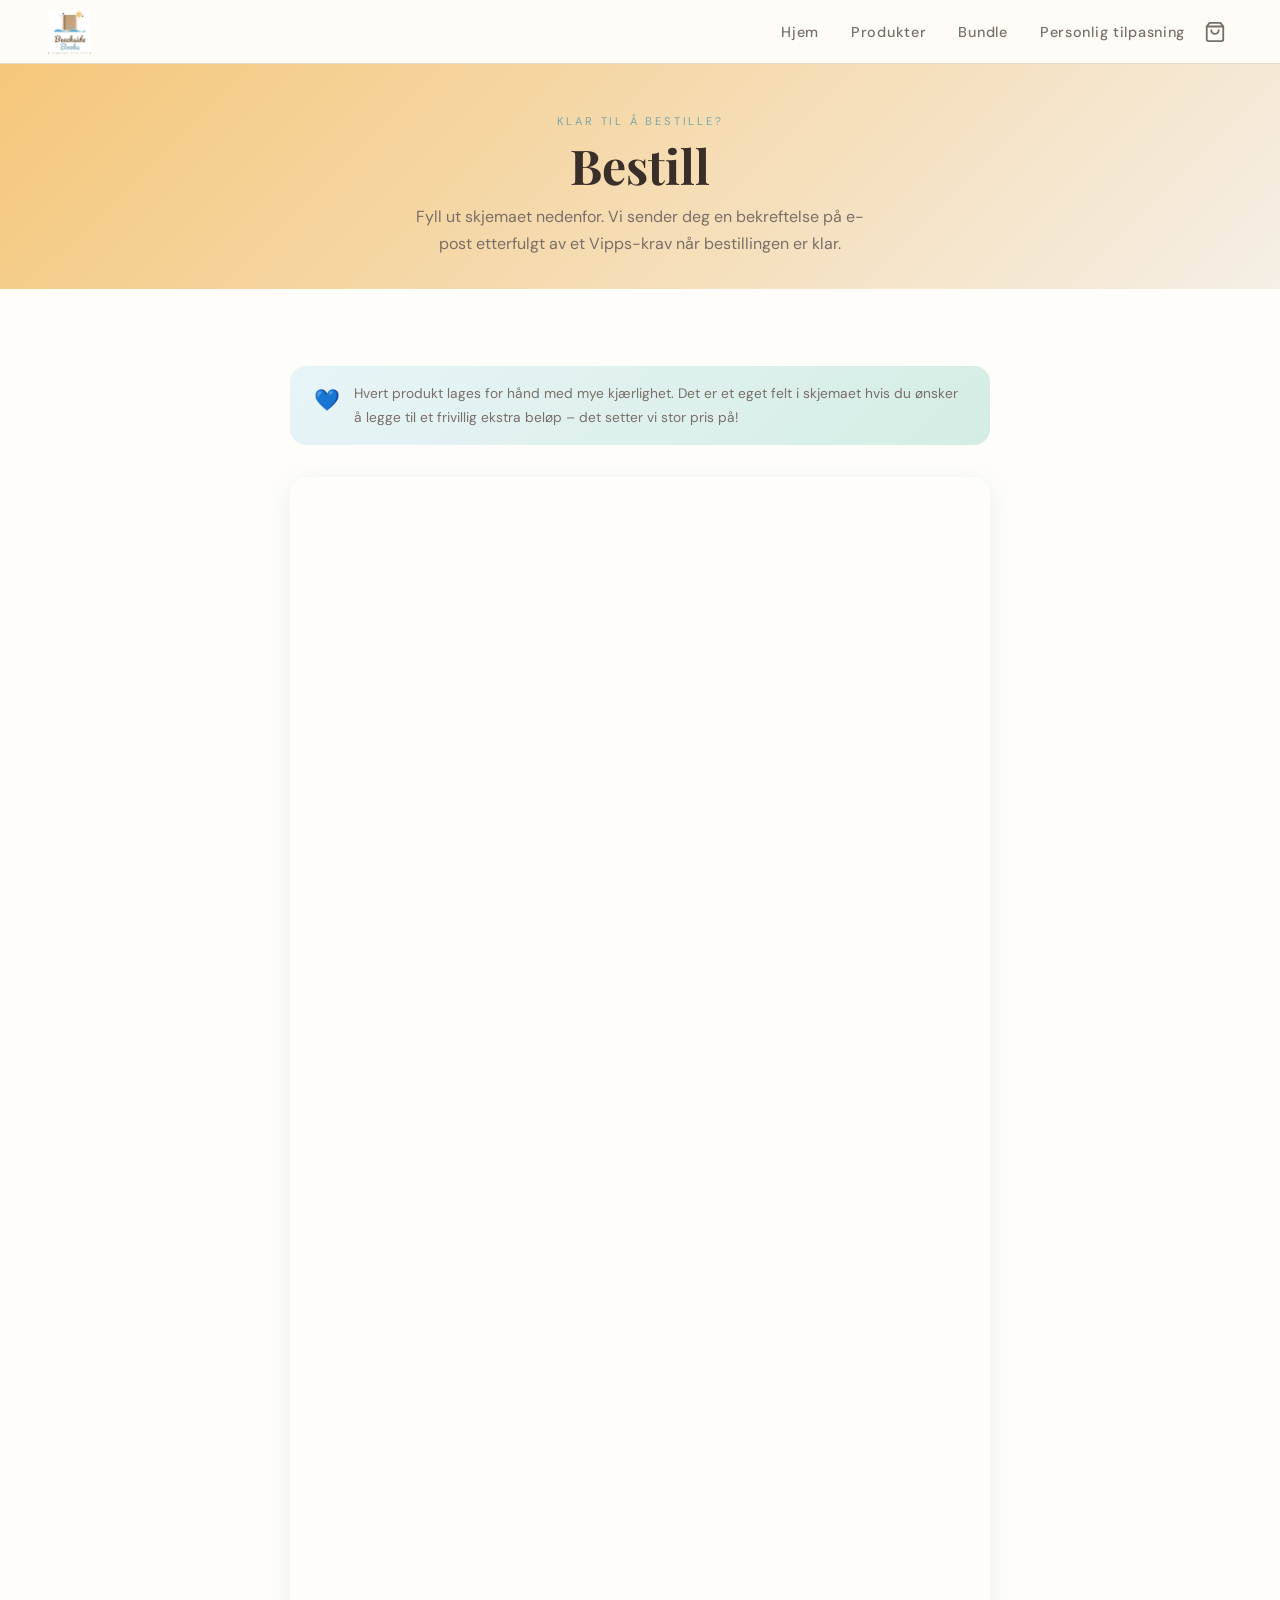
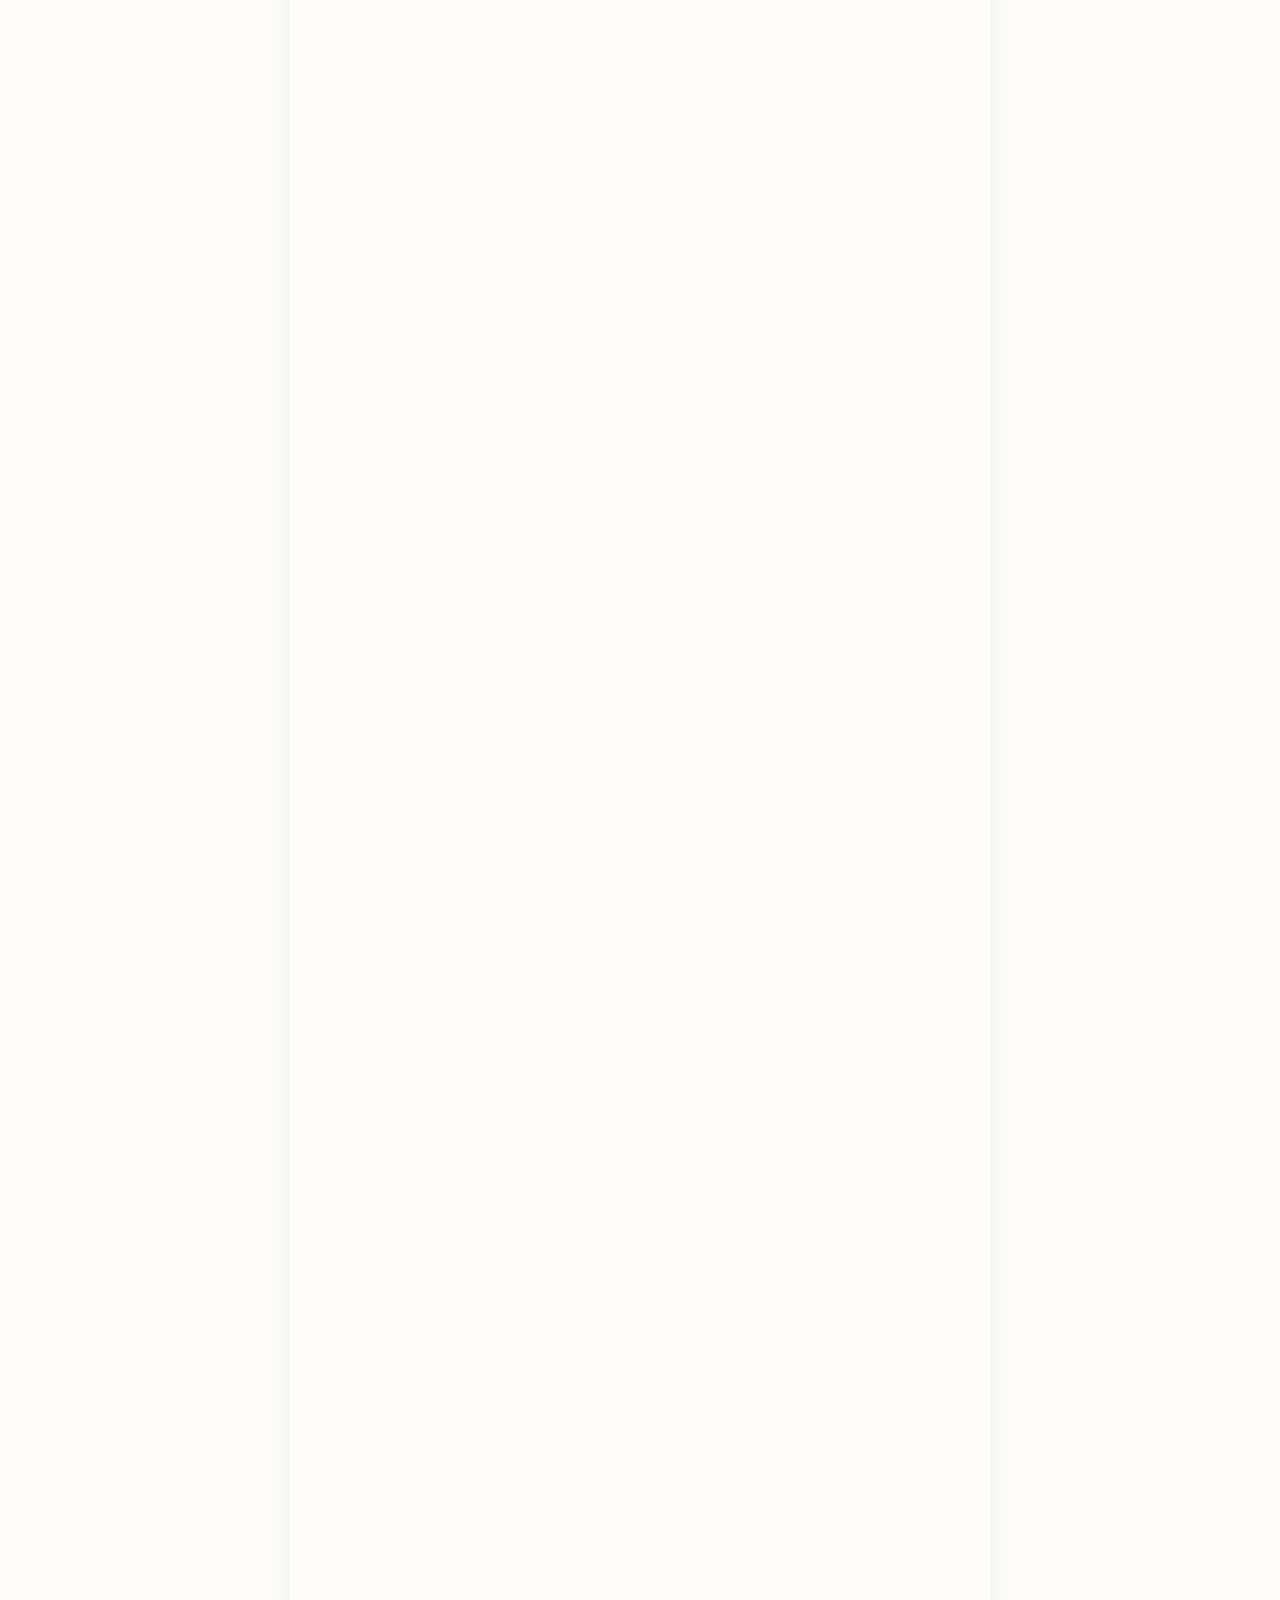
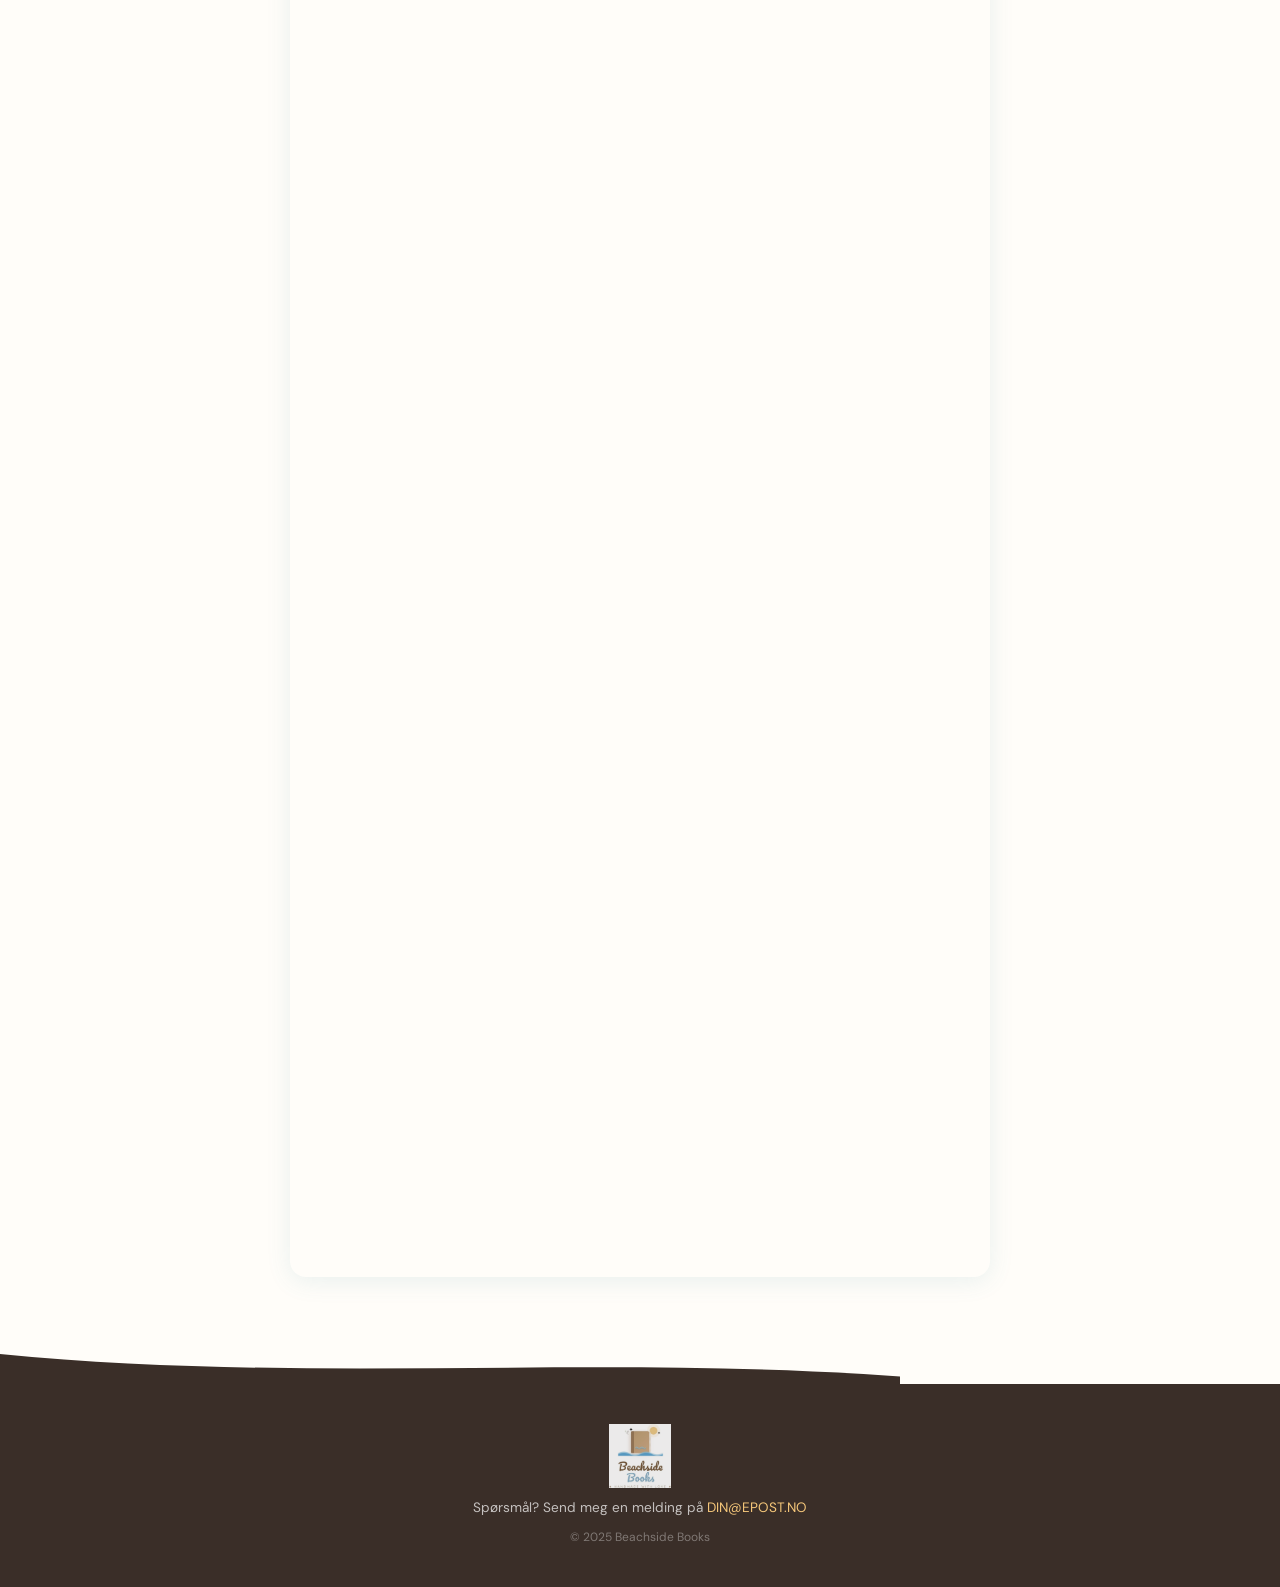
<file: bestill.html>
<!DOCTYPE html>
<html lang="no">
<head>
  <meta charset="UTF-8">
  <meta name="viewport" content="width=device-width, initial-scale=1.0">
  <title>Bestill – Beachside Books</title>
  <link rel="stylesheet" href="style.css">
</head>
<body>

  <nav>
    <a href="index.html"><img src="bilder/logo.webp" alt="Beachside Books" class="nav-logo-img"></a>
    <div class="nav-right">
      <ul class="nav-links">
        <li><a href="index.html">Hjem</a></li>
        <li><a href="produkter.html">Produkter</a></li>
        <li><a href="bundle.html">Bundle</a></li>

        <li><a href="request.html">Personlig tilpasning</a></li>
      </ul>
      <a href="checkout.html" class="nav-cart" aria-label="Handlekurv">
        <svg viewBox="0 0 24 24" fill="none" stroke="currentColor" stroke-width="2" stroke-linecap="round" stroke-linejoin="round" width="22" height="22" aria-hidden="true"><path d="M6 2L3 6v14a2 2 0 002 2h14a2 2 0 002-2V6l-3-4z"/><line x1="3" y1="6" x2="21" y2="6"/><path d="M16 10a4 4 0 01-8 0"/></svg>
        <span class="nav-cart-badge">0</span>
      </a>
      <button class="nav-toggle" aria-label="Åpne meny" aria-expanded="false">
        <span></span><span></span><span></span>
      </button>
    </div>
  </nav>

  <!-- HERO -->
  <section style="padding:3rem clamp(1rem,5vw,3rem) 2rem;background:linear-gradient(135deg,var(--korall-soft),var(--sand));text-align:center">
    <p class="section-eyebrow">Klar til å bestille?</p>
    <h1 style="font-size:clamp(1.8rem,5vw,3rem);margin-bottom:0.5rem">Bestill</h1>
    <p style="color:var(--tekst-soft);max-width:480px;margin:0 auto">
      Fyll ut skjemaet nedenfor. Vi sender deg en bekreftelse på e-post
      etterfulgt av et Vipps-krav når bestillingen er klar.
    </p>
  </section>

  <!-- SKJEMA -->
  <section class="section-white">
    <div style="max-width:700px;margin:0 auto">

      <!-- Betal litt ekstra-påminnelse -->
      <div style="background:linear-gradient(135deg,#e8f4f8,var(--mint-soft));border-radius:var(--radius);padding:1rem 1.5rem;margin-bottom:2rem;display:flex;gap:0.85rem;align-items:flex-start">
        <span style="font-size:1.3rem;flex-shrink:0">💙</span>
        <p style="font-size:0.86rem;color:var(--tekst-soft);margin:0">
          Hvert produkt lages for hånd med mye kjærlighet. Det er et eget felt i skjemaet
          hvis du ønsker å legge til et frivillig ekstra beløp – det setter vi stor pris på!
        </p>
      </div>

      <!-- Google Forms iframe -->
      <div style="border-radius:var(--radius);overflow:hidden;box-shadow:var(--shadow)">
        <iframe
          src="https://docs.google.com/forms/d/e/1FAIpQLSdgdVooyUlX7Qkv-FULk5n6GGV1jH_4PBBbv7XEq2yzyqxOWA/viewform?embedded=true"
          style="width:100%;height:4000px;border:none;display:block"
          marginheight="0"
          marginwidth="0">
          Laster inn …
        </iframe>
      </div>

    </div>
  </section>

  <div class="wave-divider" style="background:var(--hvit)">
    <svg viewBox="0 0 1200 40" xmlns="http://www.w3.org/2000/svg" preserveAspectRatio="none" height="30">
      <path d="M0,0 C400,40 800,0 1200,30 L1200,40 L0,40 Z" fill="var(--tekst)"/>
    </svg>
  </div>

  <footer>
    <img src="bilder/logo.webp" alt="Beachside Books" class="footer-logo-img">
    <p>Spørsmål? Send meg en melding på <a href="mailto:DIN@EPOST.NO">DIN@EPOST.NO</a></p>
    <p style="margin-top:0.5rem;font-size:0.75rem;opacity:0.5">© 2025 Beachside Books</p>
  </footer>

  <script src="cart.js"></script>
  <script src="nav.js"></script>
</body>
</html>
</file>
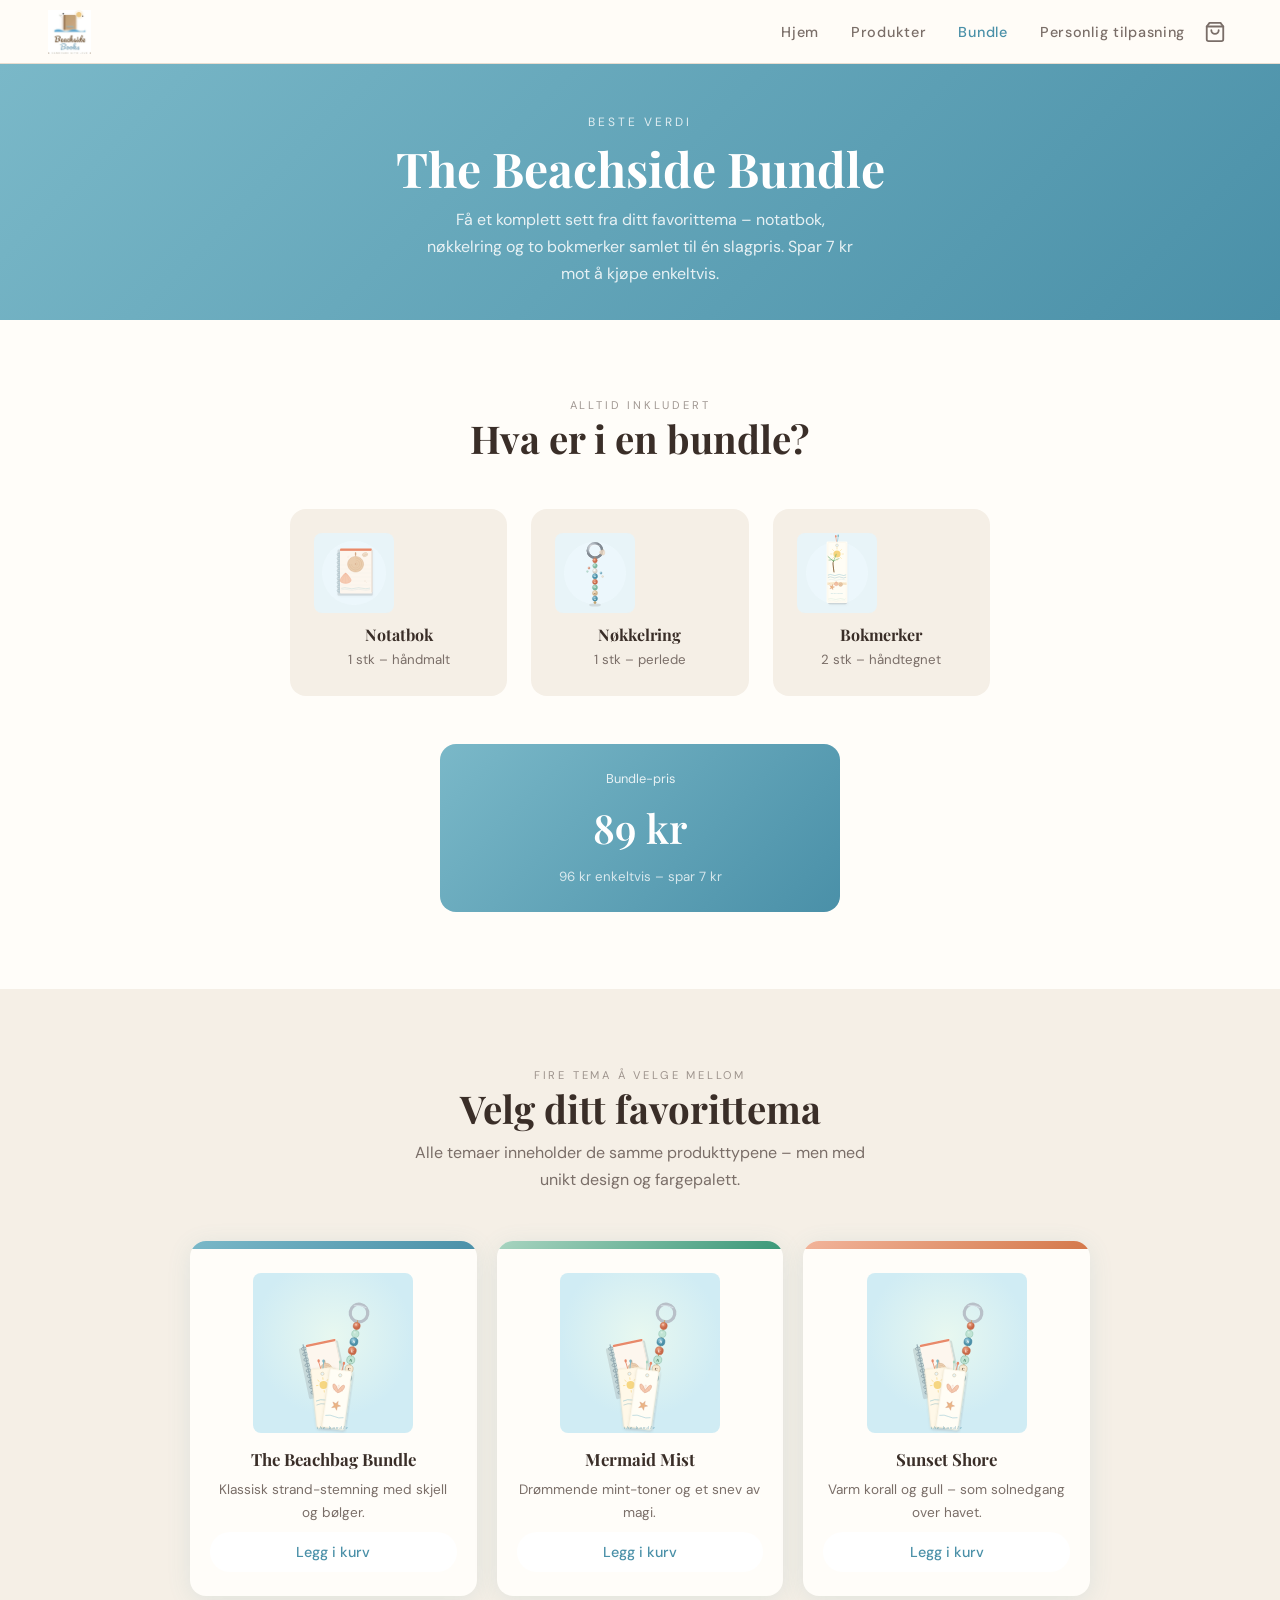
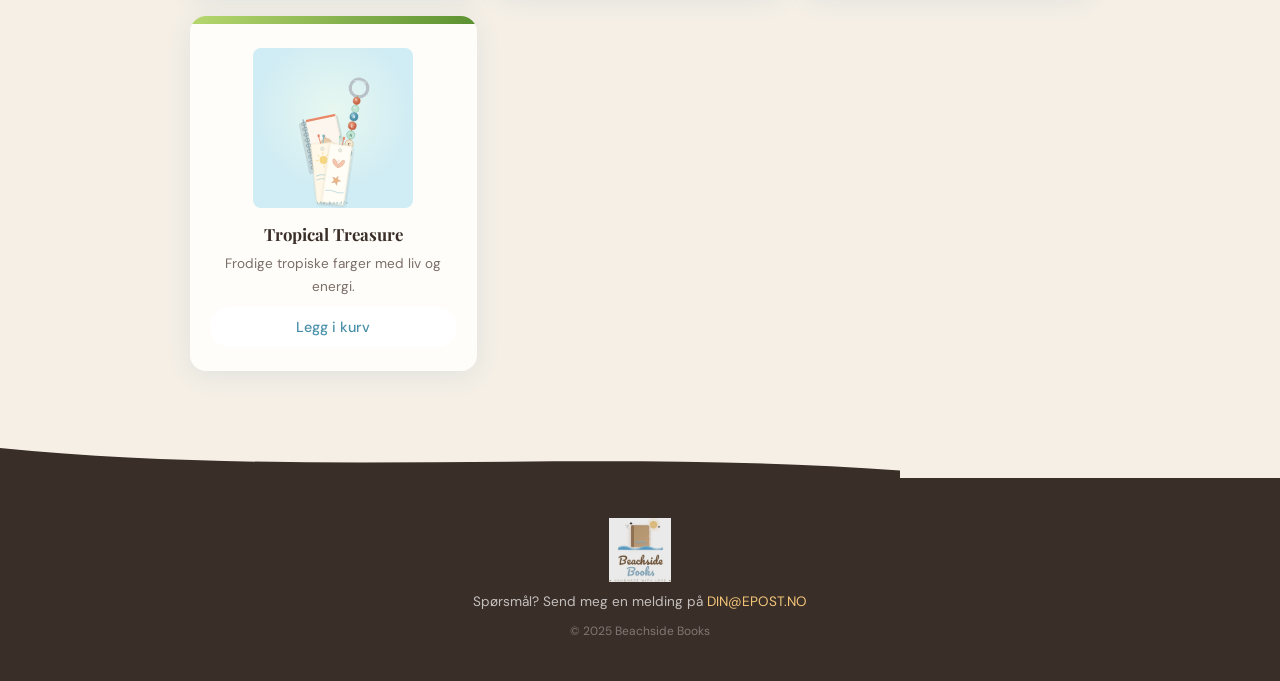
<file: bundle.html>
<!DOCTYPE html>
<html lang="no">
<head>
  <meta charset="UTF-8">
  <meta name="viewport" content="width=device-width, initial-scale=1.0">
  <title>Bundle – Beachside Books</title>
  <link rel="stylesheet" href="style.css">
</head>
<body>

  <nav>
    <a href="index.html"><img src="bilder/logo.webp" alt="Beachside Books" class="nav-logo-img"></a>
    <div class="nav-right">
      <ul class="nav-links">
        <li><a href="index.html">Hjem</a></li>
        <li><a href="produkter.html">Produkter</a></li>
        <li><a href="bundle.html" class="active">Bundle</a></li>

        <li><a href="request.html">Personlig tilpasning</a></li>
      </ul>
      <a href="checkout.html" class="nav-cart" aria-label="Handlekurv">
        <svg viewBox="0 0 24 24" fill="none" stroke="currentColor" stroke-width="2" stroke-linecap="round" stroke-linejoin="round" width="22" height="22" aria-hidden="true"><path d="M6 2L3 6v14a2 2 0 002 2h14a2 2 0 002-2V6l-3-4z"/><line x1="3" y1="6" x2="21" y2="6"/><path d="M16 10a4 4 0 01-8 0"/></svg>
        <span class="nav-cart-badge">0</span>
      </a>
      <button class="nav-toggle" aria-label="Åpne meny" aria-expanded="false">
        <span></span><span></span><span></span>
      </button>
    </div>
  </nav>

  <!-- HERO -->
  <section style="padding:3rem clamp(1rem,5vw,3rem) 2rem;background:linear-gradient(135deg,var(--hav),var(--hav-deep));text-align:center;color:white">
    <p style="font-size:0.75rem;letter-spacing:0.25em;text-transform:uppercase;opacity:0.8;margin-bottom:0.5rem">Beste verdi</p>
    <h1 style="font-size:clamp(1.8rem,5vw,3rem);margin-bottom:0.5rem;color:white">The Beachside Bundle</h1>
    <p style="opacity:0.85;max-width:440px;margin:0 auto">
      Få et komplett sett fra ditt favorittema – notatbok, nøkkelring og to bokmerker
      samlet til én slagpris. Spar 7 kr mot å kjøpe enkeltvis.
    </p>
  </section>

  <!-- HVA ER INKLUDERT -->
  <section class="section-white">
    <div class="section-header">
      <p class="section-eyebrow">Alltid inkludert</p>
      <h2>Hva er i en bundle?</h2>
    </div>
    <div style="display:grid;grid-template-columns:repeat(auto-fit,minmax(160px,1fr));gap:1.5rem;max-width:700px;margin:0 auto 3rem">
      <div style="text-align:center;padding:1.5rem;background:var(--sand);border-radius:var(--radius)">
        <img src="bilder/produkter/notatblokk/notatblokk.svg" alt="Notatbok" style="width:80px;height:80px;object-fit:contain;margin-bottom:0.75rem">
        <h4 style="margin-bottom:0.3rem">Notatbok</h4>
        <p style="font-size:0.83rem;color:var(--tekst-soft)">1 stk – håndmalt</p>
      </div>
      <div style="text-align:center;padding:1.5rem;background:var(--sand);border-radius:var(--radius)">
        <img src="bilder/produkter/nokkelring/nokkelring.svg" alt="Nøkkelring" style="width:80px;height:80px;object-fit:contain;margin-bottom:0.75rem">
        <h4 style="margin-bottom:0.3rem">Nøkkelring</h4>
        <p style="font-size:0.83rem;color:var(--tekst-soft)">1 stk – perlede</p>
      </div>
      <div style="text-align:center;padding:1.5rem;background:var(--sand);border-radius:var(--radius)">
        <img src="bilder/produkter/bokmerker/bokmerke.svg" alt="Bokmerker" style="width:80px;height:80px;object-fit:contain;margin-bottom:0.75rem">
        <h4 style="margin-bottom:0.3rem">Bokmerker</h4>
        <p style="font-size:0.83rem;color:var(--tekst-soft)">2 stk – håndtegnet</p>
      </div>
    </div>
    <div style="text-align:center;max-width:400px;margin:0 auto;background:linear-gradient(135deg,var(--hav),var(--hav-deep));border-radius:var(--radius);padding:1.5rem;color:white">
      <p style="font-size:0.8rem;opacity:0.85;margin-bottom:0.25rem">Bundle-pris</p>
      <span style="font-family:var(--font-display);font-size:2.5rem;font-weight:600">89 kr</span>
      <p style="font-size:0.83rem;opacity:0.75;margin-top:0.25rem">96 kr enkeltvis – spar 7 kr</p>
    </div>
  </section>

  <!-- VELG TEMA -->
  <section class="section-sand">
    <div class="section-header">
      <p class="section-eyebrow">Fire tema å velge mellom</p>
      <h2>Velg ditt favorittema</h2>
      <p>Alle temaer inneholder de samme produkttypene – men med unikt design og fargepalett.</p>
    </div>

    <div style="display:grid;grid-template-columns:repeat(auto-fit,minmax(220px,1fr));gap:1.25rem;max-width:900px;margin:0 auto">

      <div class="bundle-tema-kort" style="--tema-gradient:linear-gradient(135deg,#7ab8c8,#4a90a8)">
        <div class="bundle-tema-toppstripe"></div>
        <img src="bilder/produkter/bundle/bundle.svg" alt="The Beachbag Bundle bundle">
        <h3>The Beachbag Bundle</h3>
        <p>Klassisk strand-stemning med skjell og bølger.</p>
        <button onclick="Cart.add('bundle_beachbag','Bundle – The Beachbag Bundle',89)" class="btn-bundle" style="width:calc(100% - 2.5rem);margin:0 1.25rem 0;display:block;cursor:pointer;border:none;font-family:inherit;text-align:center">Legg i kurv</button>
      </div>

      <div class="bundle-tema-kort" style="--tema-gradient:linear-gradient(135deg,#a8d4c0,#3a9878)">
        <div class="bundle-tema-toppstripe"></div>
        <img src="bilder/produkter/bundle/bundle.svg" alt="Mermaid Mist bundle">
        <h3>Mermaid Mist</h3>
        <p>Drømmende mint-toner og et snev av magi.</p>
        <button onclick="Cart.add('bundle_mermaid','Bundle – Mermaid Mist',89)" class="btn-bundle" style="width:calc(100% - 2.5rem);margin:0 1.25rem 0;display:block;cursor:pointer;border:none;font-family:inherit;text-align:center">Legg i kurv</button>
      </div>

      <div class="bundle-tema-kort" style="--tema-gradient:linear-gradient(135deg,#f2b49a,#d4784a)">
        <div class="bundle-tema-toppstripe"></div>
        <img src="bilder/produkter/bundle/bundle.svg" alt="Sunset Shore bundle">
        <h3>Sunset Shore</h3>
        <p>Varm korall og gull – som solnedgang over havet.</p>
        <button onclick="Cart.add('bundle_sunset','Bundle – Sunset Shore',89)" class="btn-bundle" style="width:calc(100% - 2.5rem);margin:0 1.25rem 0;display:block;cursor:pointer;border:none;font-family:inherit;text-align:center">Legg i kurv</button>
      </div>

      <div class="bundle-tema-kort" style="--tema-gradient:linear-gradient(135deg,#b8d870,#5a9030)">
        <div class="bundle-tema-toppstripe"></div>
        <img src="bilder/produkter/bundle/bundle.svg" alt="Tropical Treasure bundle">
        <h3>Tropical Treasure</h3>
        <p>Frodige tropiske farger med liv og energi.</p>
        <button onclick="Cart.add('bundle_tropical','Bundle – Tropical Treasure',89)" class="btn-bundle" style="width:calc(100% - 2.5rem);margin:0 1.25rem 0;display:block;cursor:pointer;border:none;font-family:inherit;text-align:center">Legg i kurv</button>
      </div>

    </div>
  </section>

  <div class="wave-divider" style="background:var(--sand)">
    <svg viewBox="0 0 1200 40" xmlns="http://www.w3.org/2000/svg" preserveAspectRatio="none" height="30">
      <path d="M0,0 C400,40 800,0 1200,30 L1200,40 L0,40 Z" fill="var(--tekst)"/>
    </svg>
  </div>

  <footer>
    <img src="bilder/logo.webp" alt="Beachside Books" class="footer-logo-img">
    <p>Spørsmål? Send meg en melding på <a href="mailto:DIN@EPOST.NO">DIN@EPOST.NO</a></p>
    <p style="margin-top:0.5rem;font-size:0.75rem;opacity:0.5">© 2025 Beachside Books</p>
  </footer>

  <style>
    .bundle-tema-kort {
      background: var(--hvit);
      border-radius: var(--radius);
      overflow: hidden;
      box-shadow: var(--shadow);
      display: flex;
      flex-direction: column;
      gap: 0.5rem;
      padding-bottom: 1.5rem;
    }
    .bundle-tema-kort .bundle-tema-toppstripe {
      height: 8px;
      background: var(--tema-gradient);
    }
    .bundle-tema-kort img {
      width: 100%;
      max-width: 160px;
      aspect-ratio: 1;
      object-fit: contain;
      margin: 1rem auto 0.5rem;
      display: block;
    }
    .bundle-tema-kort h3 {
      font-size: 1.05rem;
      text-align: center;
      padding: 0 1.25rem;
    }
    .bundle-tema-kort p {
      font-size: 0.85rem;
      color: var(--tekst-soft);
      text-align: center;
      padding: 0 1.25rem;
      flex: 1;
    }
    .bundle-tema-kort .btn-bundle {
      margin: 0.5rem 1.25rem 0;
    }
  </style>

  <script src="cart.js"></script>
  <script src="nav.js"></script>
</body>
</html>
</file>
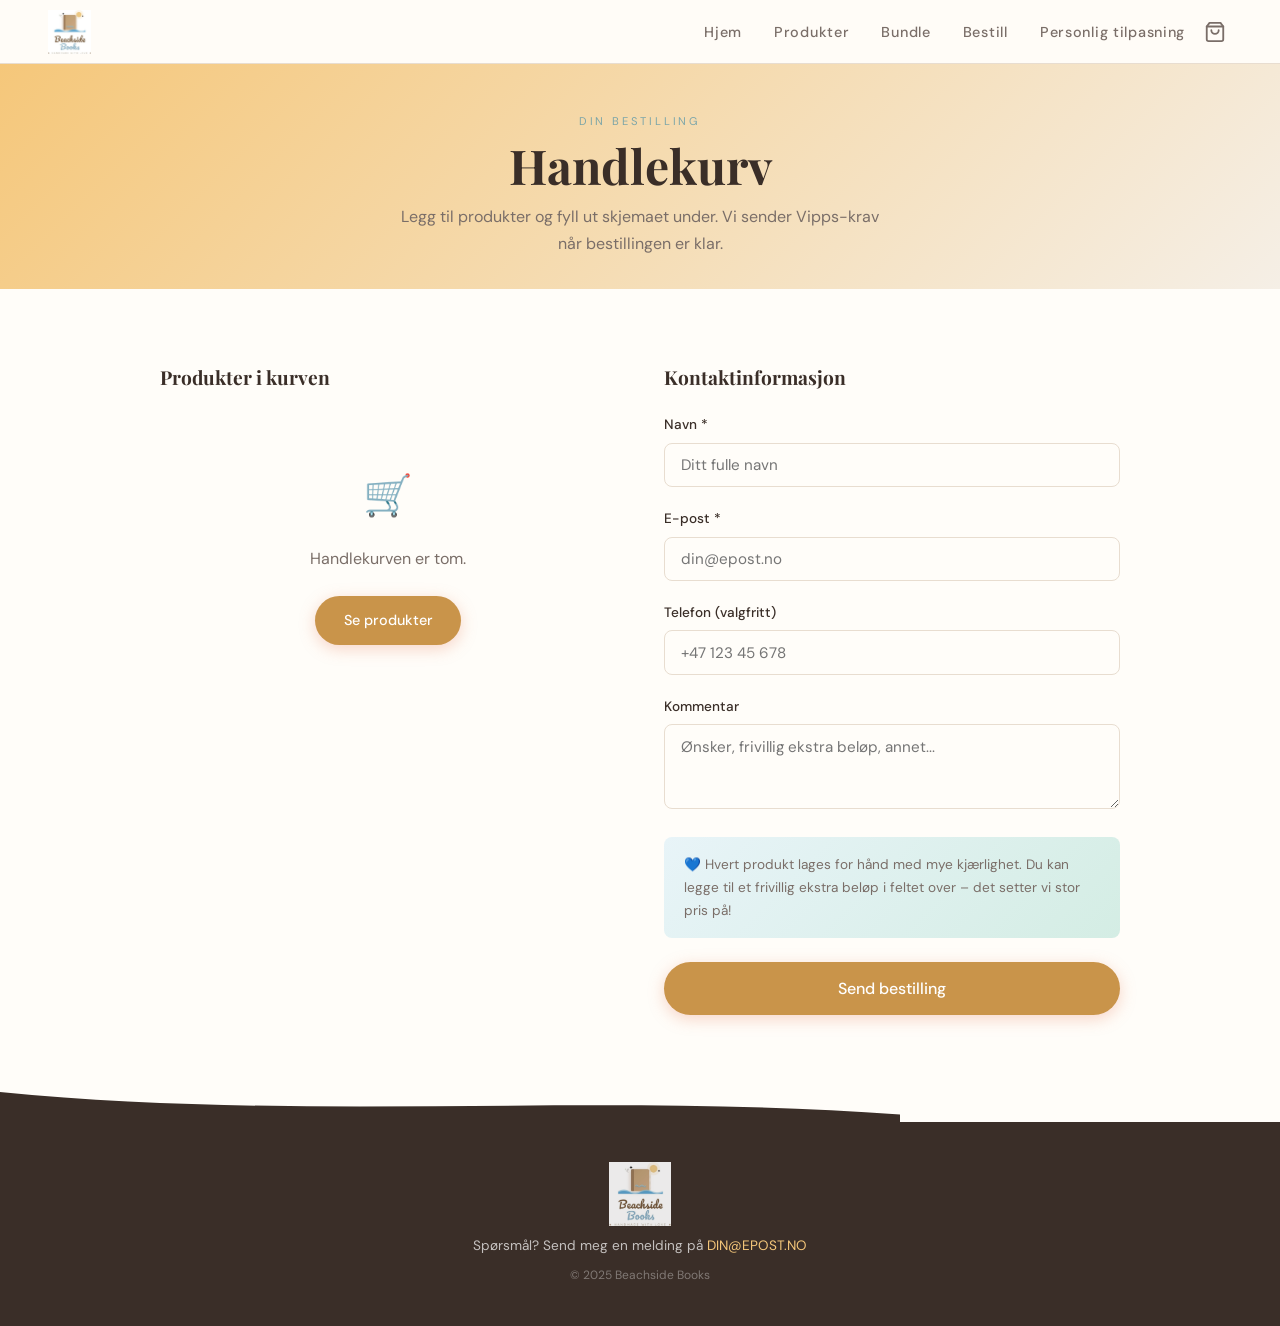
<file: checkout.html>
<!DOCTYPE html>
<html lang="no">
<head>
  <meta charset="UTF-8">
  <meta name="viewport" content="width=device-width, initial-scale=1.0">
  <title>Handlekurv – Beachside Books</title>
  <link rel="stylesheet" href="style.css">
</head>
<body>

  <nav>
    <a href="index.html"><img src="bilder/logo.webp" alt="Beachside Books" class="nav-logo-img"></a>
    <div class="nav-right">
      <ul class="nav-links">
        <li><a href="index.html">Hjem</a></li>
        <li><a href="produkter.html">Produkter</a></li>
        <li><a href="bundle.html">Bundle</a></li>
        <li><a href="bestill.html">Bestill</a></li>
        <li><a href="request.html">Personlig tilpasning</a></li>
      </ul>
      <a href="checkout.html" class="nav-cart active" aria-label="Handlekurv">
        <svg viewBox="0 0 24 24" fill="none" stroke="currentColor" stroke-width="2" stroke-linecap="round" stroke-linejoin="round" width="22" height="22" aria-hidden="true">
          <path d="M6 2L3 6v14a2 2 0 002 2h14a2 2 0 002-2V6l-3-4z"/>
          <line x1="3" y1="6" x2="21" y2="6"/>
          <path d="M16 10a4 4 0 01-8 0"/>
        </svg>
        <span class="nav-cart-badge">0</span>
      </a>
      <button class="nav-toggle" aria-label="Åpne meny" aria-expanded="false">
        <span></span><span></span><span></span>
      </button>
    </div>
  </nav>

  <section style="padding:3rem clamp(1rem,5vw,3rem) 2rem;background:linear-gradient(135deg,var(--korall-soft),var(--sand));text-align:center">
    <p class="section-eyebrow">Din bestilling</p>
    <h1 style="font-size:clamp(1.8rem,5vw,3rem);margin-bottom:0.5rem">Handlekurv</h1>
    <p style="color:var(--tekst-soft);max-width:480px;margin:0 auto">
      Legg til produkter og fyll ut skjemaet under. Vi sender Vipps-krav når bestillingen er klar.
    </p>
  </section>

  <section class="section-white">
    <div class="checkout-layout">

      <!-- VENSTRE: Kurv -->
      <div class="checkout-cart">
        <h2 style="font-size:1.2rem;margin-bottom:1.5rem">Produkter i kurven</h2>

        <div id="cart-items"></div>

        <div id="cart-empty" style="display:none;text-align:center;padding:3rem 1rem;color:var(--tekst-soft)">
          <div style="font-size:2.5rem;margin-bottom:1rem">🛒</div>
          <p style="margin-bottom:1.5rem">Handlekurven er tom.</p>
          <a href="produkter.html" class="btn btn-primary">Se produkter</a>
        </div>

        <div id="cart-total-row" class="cart-total-row" style="display:none">
          <span style="font-size:1rem;font-weight:500">Totalt</span>
          <span id="total-amount" class="pris" style="font-size:1.4rem">0 kr</span>
        </div>
      </div>

      <!-- HØYRE: Skjema -->
      <div class="checkout-form-col">
        <div id="order-form-wrapper">
          <h2 style="font-size:1.2rem;margin-bottom:1.5rem">Kontaktinformasjon</h2>
          <form id="order-form" onsubmit="submitOrder(event)">
            <div class="form-group">
              <label for="f-name">Navn *</label>
              <input type="text" id="f-name" required placeholder="Ditt fulle navn">
            </div>
            <div class="form-group">
              <label for="f-email">E-post *</label>
              <input type="email" id="f-email" required placeholder="din@epost.no">
            </div>
            <div class="form-group">
              <label for="f-phone">Telefon (valgfritt)</label>
              <input type="tel" id="f-phone" placeholder="+47 123 45 678">
            </div>
            <div class="form-group">
              <label for="f-request">Kommentar</label>
              <textarea id="f-request" rows="3" placeholder="Ønsker, frivillig ekstra beløp, annet..."></textarea>
            </div>

            <div style="background:linear-gradient(135deg,#e8f4f8,var(--mint-soft));border-radius:var(--radius-sm);padding:1rem 1.25rem;margin:1rem 0 1.5rem;font-size:0.85rem;color:var(--tekst-soft)">
              💙 Hvert produkt lages for hånd med mye kjærlighet. Du kan legge til et frivillig ekstra beløp i feltet over – det setter vi stor pris på!
            </div>

            <button type="submit" id="submit-btn" class="btn btn-primary" style="width:100%;font-size:1rem;padding:1rem">
              Send bestilling
            </button>
          </form>
        </div>

        <div id="order-success" style="display:none;text-align:center;padding:2rem 0">
          <div style="font-size:3rem;margin-bottom:1rem">🎉</div>
          <h2 style="margin-bottom:0.75rem">Bestilling mottatt!</h2>
          <p style="color:var(--tekst-soft);margin-bottom:1.5rem">
            Takk for bestillingen! Vi sjekker kurven og sender et Vipps-krav så snart produktene er klare.
          </p>
          <div style="background:var(--sand);border-radius:var(--radius);padding:1.25rem;margin-bottom:1.5rem;text-align:left">
            <p style="font-size:0.85rem;font-weight:500;margin-bottom:0.4rem">Ordrenummer: <span id="success-order-num" style="color:var(--hav-deep)"></span></p>
            <p style="font-size:0.85rem;font-weight:500;margin-bottom:0.4rem">Betaling:</p>
            <p style="font-size:0.9rem;color:var(--tekst-soft)">
              Du vil motta et Vipps-krav på <strong id="success-total"></strong> kr.
              Sjekk gjerne e-posten din (og søppelpost) for bekreftelse.
            </p>
          </div>
          <a href="produkter.html" class="btn btn-secondary">Tilbake til produkter</a>
        </div>
      </div>

    </div>
  </section>

  <div class="wave-divider" style="background:var(--hvit)">
    <svg viewBox="0 0 1200 40" xmlns="http://www.w3.org/2000/svg" preserveAspectRatio="none" height="30">
      <path d="M0,0 C400,40 800,0 1200,30 L1200,40 L0,40 Z" fill="var(--tekst)"/>
    </svg>
  </div>

  <footer>
    <img src="bilder/logo.webp" alt="Beachside Books" class="footer-logo-img">
    <p>Spørsmål? Send meg en melding på <a href="mailto:DIN@EPOST.NO">DIN@EPOST.NO</a></p>
    <p style="margin-top:0.5rem;font-size:0.75rem;opacity:0.5">© 2025 Beachside Books</p>
  </footer>

  <script src="cart.js"></script>
  <script src="nav.js"></script>
  <script>
    var SUPA_URL = 'https://baafyabpancqfkeouizr.supabase.co';
    var SUPA_KEY = 'sb_publishable_mjk8_t0W467JI4ZWQDjJOA_cmv_XTHT';

    var EJS_SERVICE  = 'service_f9uu0ma';
    var EJS_TPL_KUNDE = 'template_cncimlj';
    var EJS_TPL_ADMIN = 'template_br19wa8';
    var EJS_PUBKEY   = 'T6nuUs6JGdDJu9AtD';
    var ADMIN_EMAIL  = 'oliviaklommestein@gmail.com';

    /* Pris for personlig tilpasning per produkt-type */
    var CUSTOM_PRICES = { notatblokk: 20, nokkelring: 15, bundle: 20 };
    function getCustomPrice(id) {
      return CUSTOM_PRICES[id.split('_')[0]] || 0;
    }

    function formatItems(items) {
      return items.map(function (i) {
        var line = i.qty + '× ' + i.name + ' — ' + (i.price * i.qty) + ' kr';
        if (i.customization) {
          line += '\n   ✏ Tilpasning: ' + i.customization + ' +' + i.customizationPrice + ' kr';
        }
        return line;
      }).join('\n');
    }

    async function sendEmail(templateId, params) {
      var res = await fetch('https://api.emailjs.com/api/v1.0/email/send', {
        method: 'POST',
        headers: { 'Content-Type': 'application/json' },
        body: JSON.stringify({
          service_id:      EJS_SERVICE,
          template_id:     templateId,
          user_id:         EJS_PUBKEY,
          template_params: params
        })
      });
      if (!res.ok) {
        var txt = await res.text();
        throw new Error('EmailJS feil (' + templateId + '): ' + txt);
      }
    }

    function renderCart() {
      var items = Cart.getItems();
      var container = document.getElementById('cart-items');
      var empty     = document.getElementById('cart-empty');
      var totalRow  = document.getElementById('cart-total-row');
      var submitBtn = document.getElementById('submit-btn');

      if (items.length === 0) {
        container.innerHTML = '';
        empty.style.display = '';
        totalRow.style.display = 'none';
        if (submitBtn) submitBtn.disabled = true;
        return;
      }

      empty.style.display = 'none';
      totalRow.style.display = 'flex';
      if (submitBtn) submitBtn.disabled = false;

      container.innerHTML = items.map(function (item) {
        var sid        = item.id;
        var cp         = getCustomPrice(sid);
        var hasCustom  = cp > 0 && !!item.customization;

        var row = '<div class="cart-row' + (cp > 0 ? ' has-custom' : '') + '">' +
          '<div class="cart-row-name">' + item.name + '</div>' +
          '<div class="cart-row-controls">' +
            '<button onclick="changeQty(\'' + sid + '\',-1)" class="qty-btn">−</button>' +
            '<span class="qty-val">' + item.qty + '</span>' +
            '<button onclick="changeQty(\'' + sid + '\',1)" class="qty-btn">+</button>' +
          '</div>' +
          '<div class="cart-row-price">' + (item.price * item.qty) + ' kr</div>' +
          '<button onclick="Cart.remove(\'' + sid + '\');renderCart()" class="cart-remove" aria-label="Fjern">×</button>' +
          '</div>';

        if (cp > 0) {
          var safeVal = (item.customization || '').replace(/"/g, '&quot;');
          row +=
            '<div class="custom-section">' +
              '<button class="custom-add-btn" id="csbtn-' + sid + '"' +
                (hasCustom ? ' style="display:none"' : '') +
                ' onclick="showCustomInput(\'' + sid + '\',' + cp + ')">' +
                '✏ Legg til personlig tilpasning (+' + cp + ' kr)' +
              '</button>' +
              '<div class="custom-active-area" id="csarea-' + sid + '"' +
                (!hasCustom ? ' style="display:none"' : '') + '>' +
                '<div class="custom-active-row">' +
                  '<div class="custom-input-cell">' +
                    '<span class="custom-label">✏ Tilpasning</span>' +
                    '<input type="text" id="csinput-' + sid + '" class="custom-input"' +
                      ' value="' + safeVal + '"' +
                      ' placeholder="Skriv inn ønsket tilpasning..."' +
                      ' onblur="onCustomBlur(\'' + sid + '\',' + cp + ',this)">' +
                  '</div>' +
                  '<div></div>' +
                  '<div class="custom-price-line">+' + cp + ' kr</div>' +
                  '<button class="cart-remove" onclick="removeCustomization(\'' + sid + '\')" aria-label="Fjern tilpasning">×</button>' +
                '</div>' +
              '</div>' +
            '</div>';
        }
        return row;
      }).join('');

      document.getElementById('total-amount').textContent = Cart.getTotal() + ' kr';
    }

    function showCustomInput(id, price) {
      document.getElementById('csbtn-' + id).style.display = 'none';
      document.getElementById('csarea-' + id).style.display = '';
      document.getElementById('csinput-' + id).focus();
    }

    function onCustomBlur(id, price, inputEl) {
      var val = inputEl.value.trim();
      Cart.setCustomization(id, val, val ? price : 0);
      if (!val) { renderCart(); }
      else { document.getElementById('total-amount').textContent = Cart.getTotal() + ' kr'; }
    }

    function removeCustomization(id) {
      Cart.setCustomization(id, '', 0);
      renderCart();
    }

    function changeQty(id, delta) {
      var items = Cart.getItems();
      for (var i = 0; i < items.length; i++) {
        if (items[i].id === id) { Cart.setQty(id, items[i].qty + delta); break; }
      }
      renderCart();
    }

    async function submitOrder(e) {
      e.preventDefault();
      var items = Cart.getItems();
      if (items.length === 0) return;

      var btn = document.getElementById('submit-btn');
      btn.disabled = true;
      btn.textContent = 'Sender…';

      var total = Cart.getTotal();
      var payload = {
        customer_name:    document.getElementById('f-name').value.trim(),
        customer_email:   document.getElementById('f-email').value.trim(),
        customer_phone:   document.getElementById('f-phone').value.trim(),
        delivery_method:  'Vipps',
        items:            items,
        total_price:      total,
        comment:          document.getElementById('f-request').value.trim()
      };

      try {
        var res = await fetch(SUPA_URL + '/rest/v1/rpc/create_order', {
          method: 'POST',
          headers: {
            'apikey':       SUPA_KEY,
            'Authorization':'Bearer ' + SUPA_KEY,
            'Content-Type': 'application/json'
          },
          body: JSON.stringify({
            p_customer_name:   payload.customer_name,
            p_customer_email:  payload.customer_email,
            p_customer_phone:  payload.customer_phone,
            p_delivery_method: payload.delivery_method,
            p_items:           payload.items,
            p_total_price:     payload.total_price,
            p_comment:         payload.comment
          })
        });

        if (!res.ok) { throw new Error(await res.text()); }

        var orderNumber = await res.json(); // funksjonen returnerer bare heltallet

        document.getElementById('success-total').textContent = total;
        document.getElementById('success-order-num').textContent = orderNumber !== '—' ? '#' + orderNumber : '';
        document.getElementById('order-form-wrapper').style.display = 'none';
        document.getElementById('order-success').style.display = '';
        Cart.clear();
        renderCart();

        var orderItems = formatItems(items);
        var emailParams = {
          customer_name:  payload.customer_name,
          customer_email: payload.customer_email,
          customer_phone: payload.customer_phone || '—',
          order_items:    orderItems,
          total_price:    total,
          order_number:   orderNumber,
          comment:        payload.comment || '(ingen kommentar)'
        };

        try {
          await Promise.all([
            sendEmail(EJS_TPL_KUNDE, Object.assign({}, emailParams, { to_email: payload.customer_email })),
            sendEmail(EJS_TPL_ADMIN, Object.assign({}, emailParams, { to_email: ADMIN_EMAIL }))
          ]);
        } catch (emailErr) {
          console.error(emailErr);
          var note = document.getElementById('order-success');
          note.insertAdjacentHTML('beforeend',
            '<p style="color:#d4784a;font-size:0.82rem;margin-top:1rem">⚠ E-post kunne ikke sendes automatisk (' + emailErr.message + '). Ta kontakt på e-post manuelt.</p>'
          );
        }

      } catch (err) {
        btn.disabled = false;
        btn.textContent = 'Send bestilling';
        alert('Noe gikk galt: ' + err.message + '\n\nPrøv igjen eller kontakt oss på e-post.');
      }
    }

    document.addEventListener('DOMContentLoaded', renderCart);
  </script>
</body>
</html>
</file>
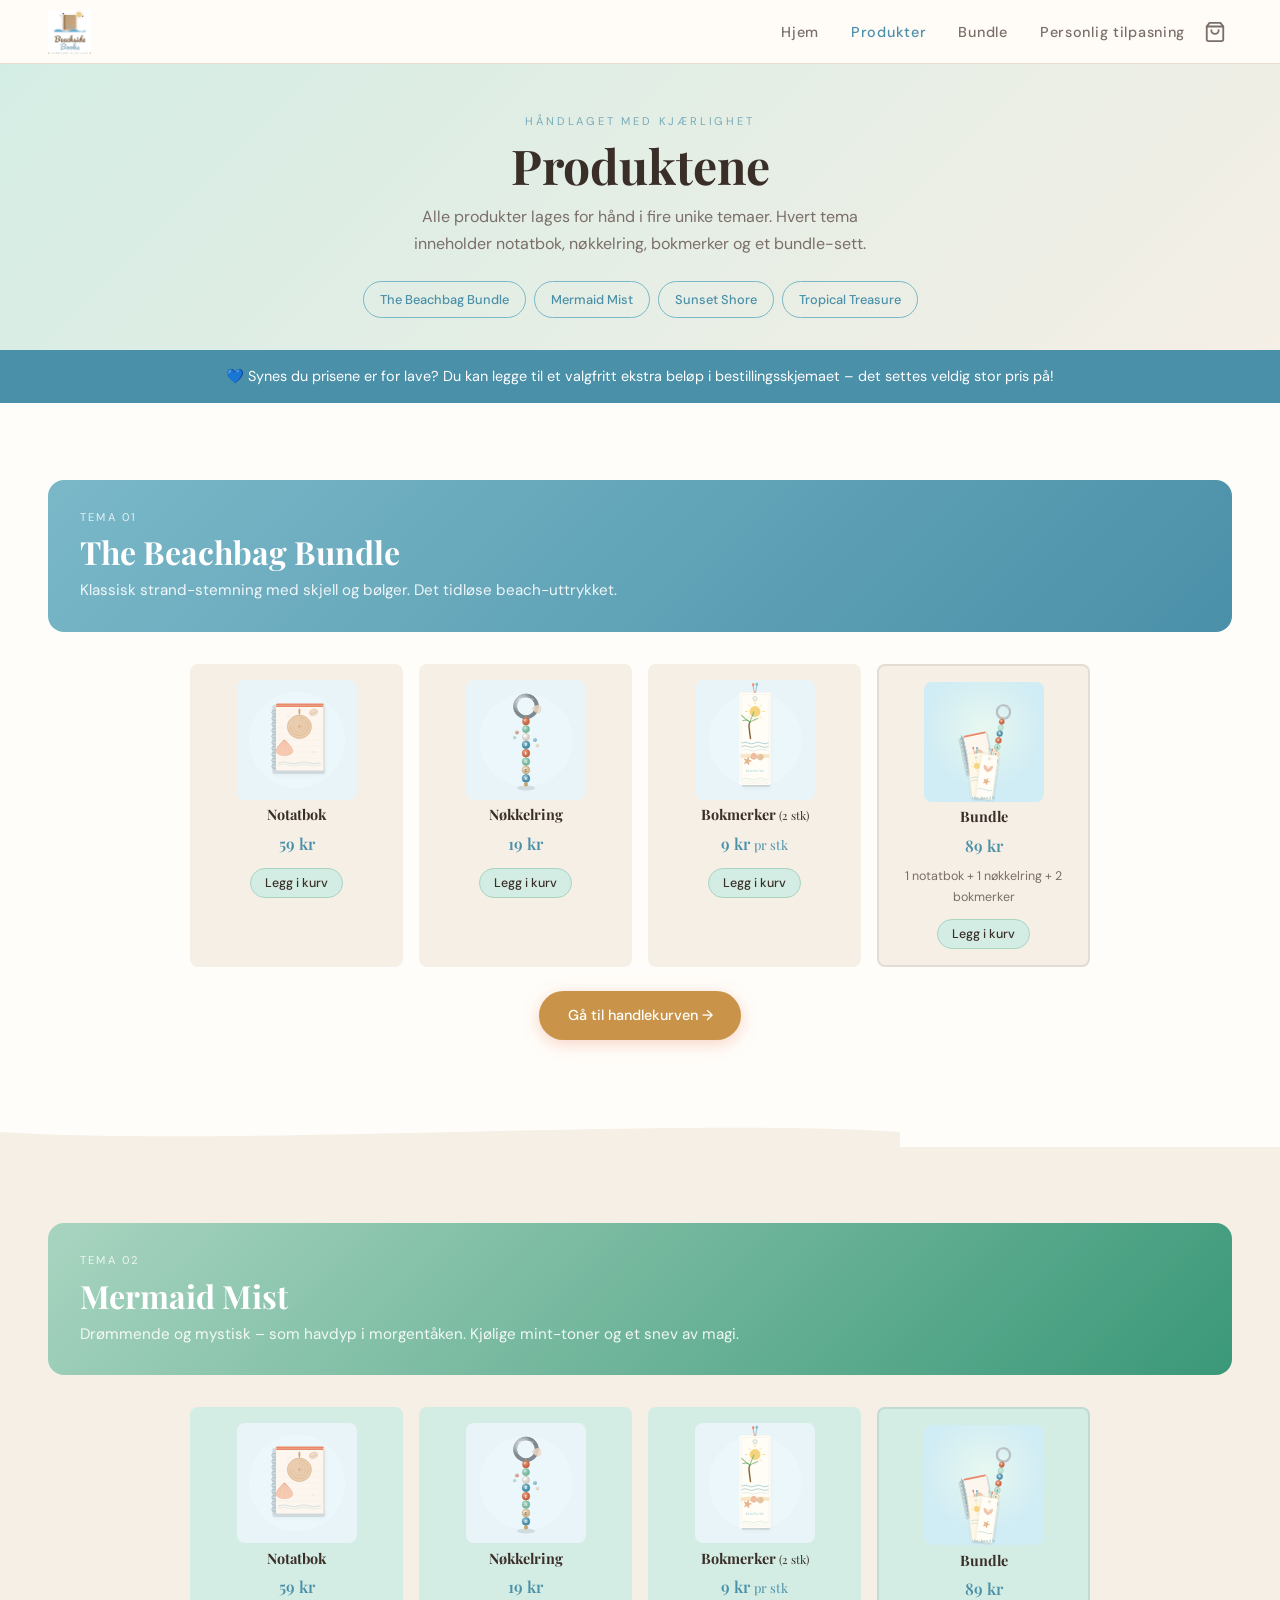
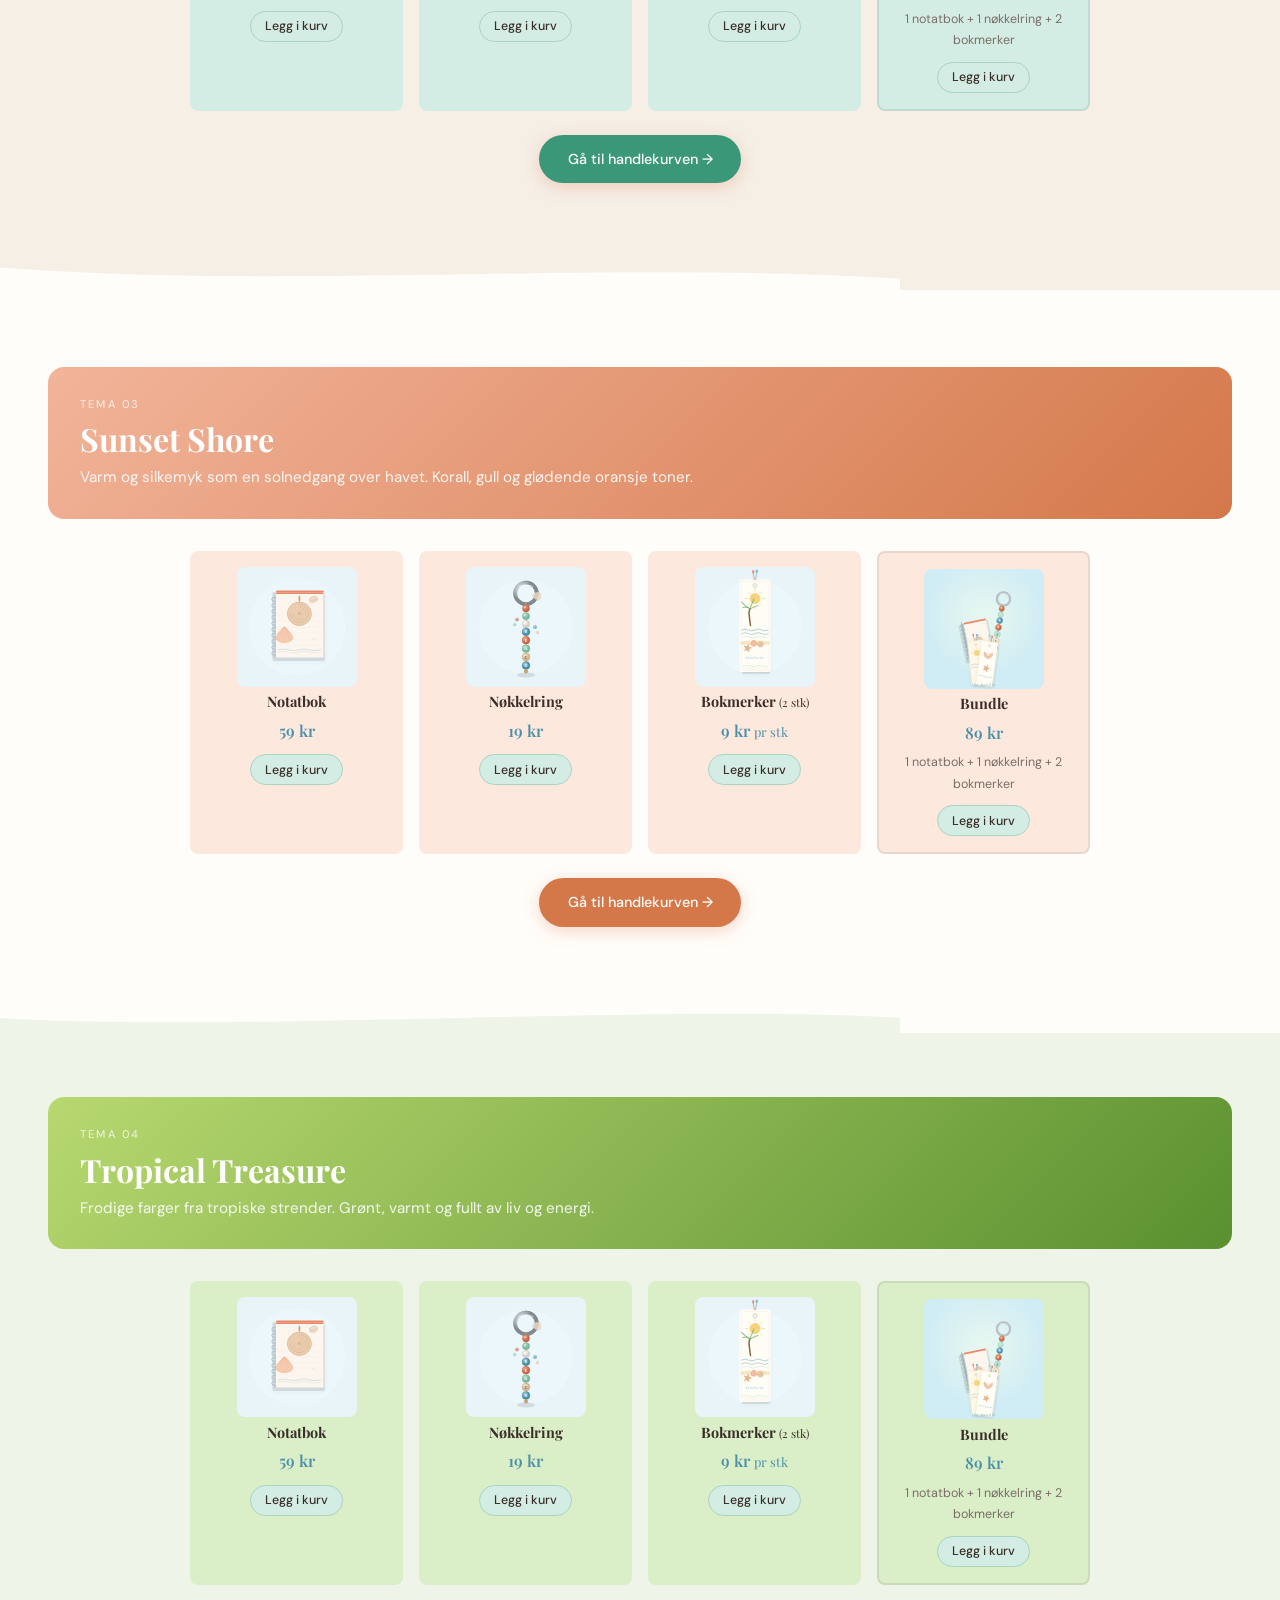
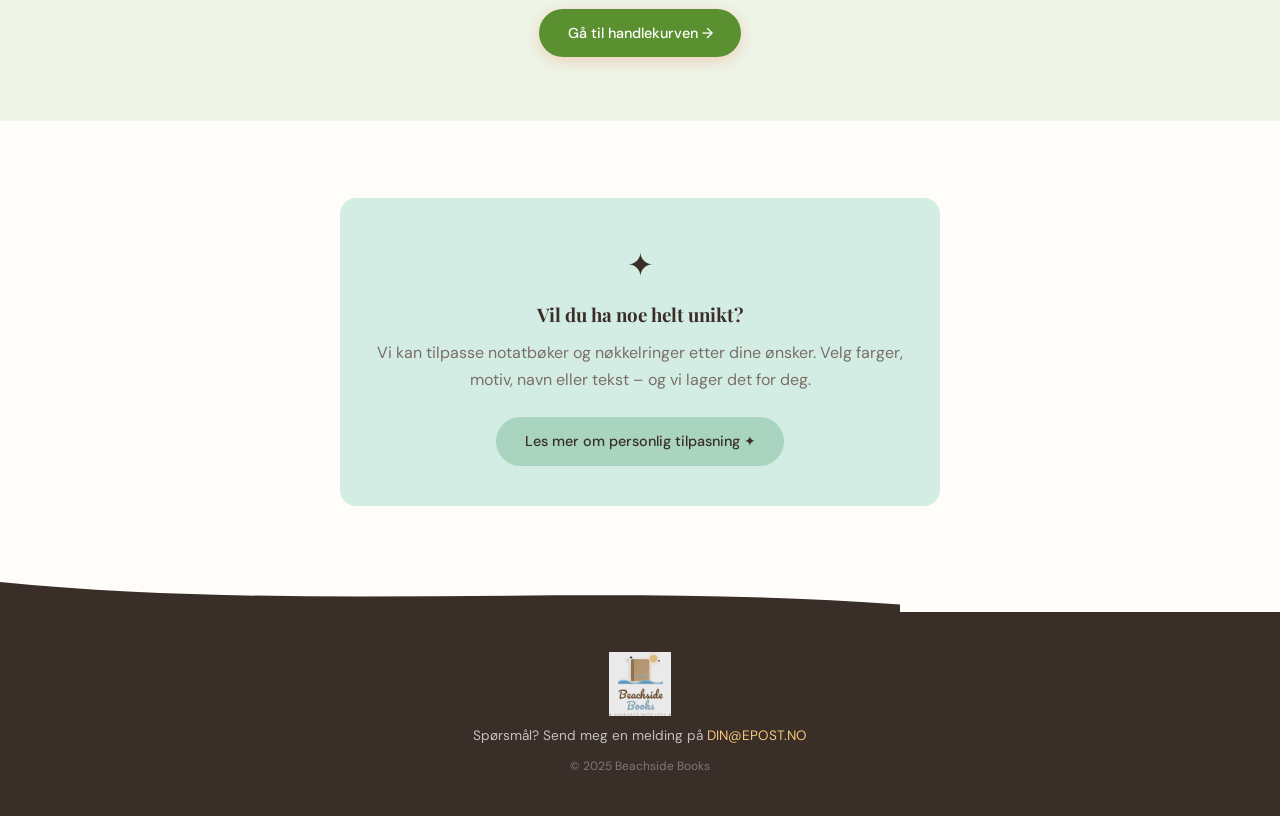
<file: produkter.html>
<!DOCTYPE html>
<html lang="no">
<head>
  <meta charset="UTF-8">
  <meta name="viewport" content="width=device-width, initial-scale=1.0">
  <title>Produkter – Beachside Books</title>
  <link rel="stylesheet" href="style.css">
</head>
<body>

  <nav>
    <a href="index.html"><img src="bilder/logo.webp" alt="Beachside Books" class="nav-logo-img"></a>
    <div class="nav-right">
      <ul class="nav-links">
        <li><a href="index.html">Hjem</a></li>
        <li><a href="produkter.html" class="active">Produkter</a></li>
        <li><a href="bundle.html">Bundle</a></li>

        <li><a href="request.html">Personlig tilpasning</a></li>
      </ul>
      <a href="checkout.html" class="nav-cart" aria-label="Handlekurv">
        <svg viewBox="0 0 24 24" fill="none" stroke="currentColor" stroke-width="2" stroke-linecap="round" stroke-linejoin="round" width="22" height="22" aria-hidden="true"><path d="M6 2L3 6v14a2 2 0 002 2h14a2 2 0 002-2V6l-3-4z"/><line x1="3" y1="6" x2="21" y2="6"/><path d="M16 10a4 4 0 01-8 0"/></svg>
        <span class="nav-cart-badge">0</span>
      </a>
      <button class="nav-toggle" aria-label="Åpne meny" aria-expanded="false">
        <span></span><span></span><span></span>
      </button>
    </div>
  </nav>

  <!-- HERO -->
  <section style="padding:3rem clamp(1rem,5vw,3rem) 2rem;background:linear-gradient(135deg,var(--mint-soft),var(--sand));text-align:center">
    <p class="section-eyebrow">Håndlaget med kjærlighet</p>
    <h1 style="font-size:clamp(1.8rem,5vw,3rem);margin-bottom:0.5rem">Produktene</h1>
    <p style="color:var(--tekst-soft);max-width:480px;margin:0 auto 1.5rem">
      Alle produkter lages for hånd i fire unike temaer. Hvert tema inneholder
      notatbok, nøkkelring, bokmerker og et bundle-sett.
    </p>
    <!-- Temahopps-lenker -->
    <div style="display:flex;gap:0.5rem;justify-content:center;flex-wrap:wrap">
      <a href="#beachside-life" class="btn btn-secondary" style="font-size:0.8rem;padding:0.4rem 1rem">The Beachbag Bundle</a>
      <a href="#mermaid-mist"   class="btn btn-secondary" style="font-size:0.8rem;padding:0.4rem 1rem">Mermaid Mist</a>
      <a href="#sunset-silk"    class="btn btn-secondary" style="font-size:0.8rem;padding:0.4rem 1rem">Sunset Shore</a>
      <a href="#tropical-treasure" class="btn btn-secondary" style="font-size:0.8rem;padding:0.4rem 1rem">Tropical Treasure</a>
    </div>
  </section>

  <!-- BETAL LITT EKSTRA-banner -->
  <div style="background:var(--hav-deep);color:white;text-align:center;padding:0.9rem 1.5rem;font-size:0.9rem">
    💙 Synes du prisene er for lave? Du kan legge til et valgfritt ekstra beløp i bestillingsskjemaet – det settes veldig stor pris på!
  </div>

  <!-- ════ TEMA 1: THE BEACHSIDE LIFE ════ -->
  <section id="beachside-life" class="section-white">
    <div class="tema-header" style="background:linear-gradient(135deg,#7ab8c8,#4a90a8)">
      <span class="tema-nr">Tema 01</span>
      <h2>The Beachbag Bundle</h2>
      <p>Klassisk strand-stemning med skjell og bølger. Det tidløse beach-uttrykket.</p>
    </div>
    <div class="tema-produkt-grid">
      <div class="tema-produkt-kort">
        <img src="bilder/produkter/notatblokk/notatblokk.svg" alt="Notatbok – The Beachbag Bundle">
        <h4>Notatbok</h4>
        <span class="pris">59 kr</span>
        <button class="btn-cart" onclick="Cart.add('notatblokk_beachbag','Notatbok – The Beachbag Bundle',59)">Legg i kurv</button>
      </div>
      <div class="tema-produkt-kort">
        <img src="bilder/produkter/nokkelring/nokkelring.svg" alt="Nøkkelring – The Beachbag Bundle">
        <h4>Nøkkelring</h4>
        <span class="pris">19 kr</span>
        <button class="btn-cart" onclick="Cart.add('nokkelring_beachbag','Nøkkelring – The Beachbag Bundle',19)">Legg i kurv</button>
      </div>
      <div class="tema-produkt-kort">
        <img src="bilder/produkter/bokmerker/bokmerke.svg" alt="Bokmerker – The Beachbag Bundle">
        <h4>Bokmerker <small style="font-weight:400;font-size:0.8em">(2 stk)</small></h4>
        <span class="pris">9 kr <small style="font-weight:400;font-size:0.8em">pr stk</small></span>
        <button class="btn-cart" onclick="Cart.add('bokmerke_beachbag','Bokmerke – The Beachbag Bundle',9)">Legg i kurv</button>
      </div>
      <div class="tema-produkt-kort tema-bundle">
        <img src="bilder/produkter/bundle/bundle.svg" alt="Bundle – The Beachbag Bundle">
        <h4>Bundle</h4>
        <span class="pris">89 kr</span>
        <small style="color:var(--tekst-soft);font-size:0.78rem">1 notatbok + 1 nøkkelring + 2 bokmerker</small>
        <button class="btn-cart" onclick="Cart.add('bundle_beachbag','Bundle – The Beachbag Bundle',89)">Legg i kurv</button>
      </div>
    </div>
    <div style="text-align:center;margin-top:1.5rem">
      <a href="checkout.html" class="btn btn-primary">Gå til handlekurven →</a>
    </div>
  </section>

  <div class="wave-divider" style="background:var(--hvit)">
    <svg viewBox="0 0 1200 40" preserveAspectRatio="none" height="30" xmlns="http://www.w3.org/2000/svg">
      <path d="M0,20 C300,40 900,0 1200,20 L1200,40 L0,40 Z" fill="var(--sand)"/>
    </svg>
  </div>

  <!-- ════ TEMA 2: MERMAID MIST ════ -->
  <section id="mermaid-mist" class="section-sand">
    <div class="tema-header" style="background:linear-gradient(135deg,#a8d4c0,#3a9878)">
      <span class="tema-nr">Tema 02</span>
      <h2>Mermaid Mist</h2>
      <p>Drømmende og mystisk – som havdyp i morgentåken. Kjølige mint-toner og et snev av magi.</p>
    </div>
    <div class="tema-produkt-grid">
      <div class="tema-produkt-kort" style="--tema-bg:#d4ede4">
        <img src="bilder/produkter/notatblokk/notatblokk.svg" alt="Notatbok – Mermaid Mist">
        <h4>Notatbok</h4>
        <span class="pris">59 kr</span>
        <button class="btn-cart" onclick="Cart.add('notatblokk_mermaid','Notatbok – Mermaid Mist',59)">Legg i kurv</button>
      </div>
      <div class="tema-produkt-kort" style="--tema-bg:#d4ede4">
        <img src="bilder/produkter/nokkelring/nokkelring.svg" alt="Nøkkelring – Mermaid Mist">
        <h4>Nøkkelring</h4>
        <span class="pris">19 kr</span>
        <button class="btn-cart" onclick="Cart.add('nokkelring_mermaid','Nøkkelring – Mermaid Mist',19)">Legg i kurv</button>
      </div>
      <div class="tema-produkt-kort" style="--tema-bg:#d4ede4">
        <img src="bilder/produkter/bokmerker/bokmerke.svg" alt="Bokmerker – Mermaid Mist">
        <h4>Bokmerker <small style="font-weight:400;font-size:0.8em">(2 stk)</small></h4>
        <span class="pris">9 kr <small style="font-weight:400;font-size:0.8em">pr stk</small></span>
        <button class="btn-cart" onclick="Cart.add('bokmerke_mermaid','Bokmerke – Mermaid Mist',9)">Legg i kurv</button>
      </div>
      <div class="tema-produkt-kort tema-bundle" style="--tema-bg:#d4ede4">
        <img src="bilder/produkter/bundle/bundle.svg" alt="Bundle – Mermaid Mist">
        <h4>Bundle</h4>
        <span class="pris">89 kr</span>
        <small style="color:var(--tekst-soft);font-size:0.78rem">1 notatbok + 1 nøkkelring + 2 bokmerker</small>
        <button class="btn-cart" onclick="Cart.add('bundle_mermaid','Bundle – Mermaid Mist',89)">Legg i kurv</button>
      </div>
    </div>
    <div style="text-align:center;margin-top:1.5rem">
      <a href="checkout.html" class="btn btn-primary" style="background:#3a9878">Gå til handlekurven →</a>
    </div>
  </section>

  <div class="wave-divider" style="background:var(--sand)">
    <svg viewBox="0 0 1200 40" preserveAspectRatio="none" height="30" xmlns="http://www.w3.org/2000/svg">
      <path d="M0,10 C400,40 800,0 1200,25 L1200,40 L0,40 Z" fill="var(--hvit)"/>
    </svg>
  </div>

  <!-- ════ TEMA 3: SUNSET SILK ════ -->
  <section id="sunset-silk" class="section-white">
    <div class="tema-header" style="background:linear-gradient(135deg,#f2b49a,#d4784a)">
      <span class="tema-nr">Tema 03</span>
      <h2>Sunset Shore</h2>
      <p>Varm og silkemyk som en solnedgang over havet. Korall, gull og glødende oransje toner.</p>
    </div>
    <div class="tema-produkt-grid">
      <div class="tema-produkt-kort" style="--tema-bg:#fde8de">
        <img src="bilder/produkter/notatblokk/notatblokk.svg" alt="Notatbok – Sunset Shore">
        <h4>Notatbok</h4>
        <span class="pris">59 kr</span>
        <button class="btn-cart" onclick="Cart.add('notatblokk_sunset','Notatbok – Sunset Shore',59)">Legg i kurv</button>
      </div>
      <div class="tema-produkt-kort" style="--tema-bg:#fde8de">
        <img src="bilder/produkter/nokkelring/nokkelring.svg" alt="Nøkkelring – Sunset Shore">
        <h4>Nøkkelring</h4>
        <span class="pris">19 kr</span>
        <button class="btn-cart" onclick="Cart.add('nokkelring_sunset','Nøkkelring – Sunset Shore',19)">Legg i kurv</button>
      </div>
      <div class="tema-produkt-kort" style="--tema-bg:#fde8de">
        <img src="bilder/produkter/bokmerker/bokmerke.svg" alt="Bokmerker – Sunset Shore">
        <h4>Bokmerker <small style="font-weight:400;font-size:0.8em">(2 stk)</small></h4>
        <span class="pris">9 kr <small style="font-weight:400;font-size:0.8em">pr stk</small></span>
        <button class="btn-cart" onclick="Cart.add('bokmerke_sunset','Bokmerke – Sunset Shore',9)">Legg i kurv</button>
      </div>
      <div class="tema-produkt-kort tema-bundle" style="--tema-bg:#fde8de">
        <img src="bilder/produkter/bundle/bundle.svg" alt="Bundle – Sunset Shore">
        <h4>Bundle</h4>
        <span class="pris">89 kr</span>
        <small style="color:var(--tekst-soft);font-size:0.78rem">1 notatbok + 1 nøkkelring + 2 bokmerker</small>
        <button class="btn-cart" onclick="Cart.add('bundle_sunset','Bundle – Sunset Shore',89)">Legg i kurv</button>
      </div>
    </div>
    <div style="text-align:center;margin-top:1.5rem">
      <a href="checkout.html" class="btn btn-primary" style="background:#d4784a">Gå til handlekurven →</a>
    </div>
  </section>

  <div class="wave-divider" style="background:var(--hvit)">
    <svg viewBox="0 0 1200 40" preserveAspectRatio="none" height="30" xmlns="http://www.w3.org/2000/svg">
      <path d="M0,20 C300,40 900,0 1200,20 L1200,40 L0,40 Z" fill="#eef5e8"/>
    </svg>
  </div>

  <!-- ════ TEMA 4: TROPICAL TREASURE ════ -->
  <section id="tropical-treasure" style="background:#eef5e8;padding:clamp(2rem,6vw,4rem) clamp(1rem,5vw,3rem)">
    <div class="tema-header" style="background:linear-gradient(135deg,#b8d870,#5a9030)">
      <span class="tema-nr">Tema 04</span>
      <h2>Tropical Treasure</h2>
      <p>Frodige farger fra tropiske strender. Grønt, varmt og fullt av liv og energi.</p>
    </div>
    <div class="tema-produkt-grid">
      <div class="tema-produkt-kort" style="--tema-bg:#daeec8">
        <img src="bilder/produkter/notatblokk/notatblokk.svg" alt="Notatbok – Tropical Treasure">
        <h4>Notatbok</h4>
        <span class="pris">59 kr</span>
        <button class="btn-cart" onclick="Cart.add('notatblokk_tropical','Notatbok – Tropical Treasure',59)">Legg i kurv</button>
      </div>
      <div class="tema-produkt-kort" style="--tema-bg:#daeec8">
        <img src="bilder/produkter/nokkelring/nokkelring.svg" alt="Nøkkelring – Tropical Treasure">
        <h4>Nøkkelring</h4>
        <span class="pris">19 kr</span>
        <button class="btn-cart" onclick="Cart.add('nokkelring_tropical','Nøkkelring – Tropical Treasure',19)">Legg i kurv</button>
      </div>
      <div class="tema-produkt-kort" style="--tema-bg:#daeec8">
        <img src="bilder/produkter/bokmerker/bokmerke.svg" alt="Bokmerker – Tropical Treasure">
        <h4>Bokmerker <small style="font-weight:400;font-size:0.8em">(2 stk)</small></h4>
        <span class="pris">9 kr <small style="font-weight:400;font-size:0.8em">pr stk</small></span>
        <button class="btn-cart" onclick="Cart.add('bokmerke_tropical','Bokmerke – Tropical Treasure',9)">Legg i kurv</button>
      </div>
      <div class="tema-produkt-kort tema-bundle" style="--tema-bg:#daeec8">
        <img src="bilder/produkter/bundle/bundle.svg" alt="Bundle – Tropical Treasure">
        <h4>Bundle</h4>
        <span class="pris">89 kr</span>
        <small style="color:var(--tekst-soft);font-size:0.78rem">1 notatbok + 1 nøkkelring + 2 bokmerker</small>
        <button class="btn-cart" onclick="Cart.add('bundle_tropical','Bundle – Tropical Treasure',89)">Legg i kurv</button>
      </div>
    </div>
    <div style="text-align:center;margin-top:1.5rem">
      <a href="checkout.html" class="btn btn-primary" style="background:#5a9030">Gå til handlekurven →</a>
    </div>
  </section>

  <!-- PERSONLIG TILPASNING TEASER -->
  <section class="section-white">
    <div style="max-width:600px;margin:0 auto;text-align:center;background:var(--mint-soft);border-radius:var(--radius);padding:2.5rem 2rem">
      <div style="font-size:2rem;margin-bottom:0.75rem">✦</div>
      <h3 style="margin-bottom:0.75rem">Vil du ha noe helt unikt?</h3>
      <p style="color:var(--tekst-soft);margin-bottom:1.5rem">
        Vi kan tilpasse notatbøker og nøkkelringer etter dine ønsker.
        Velg farger, motiv, navn eller tekst – og vi lager det for deg.
      </p>
      <a href="request.html" class="btn btn-request">Les mer om personlig tilpasning ✦</a>
    </div>
  </section>

  <div class="wave-divider" style="background:var(--hvit)">
    <svg viewBox="0 0 1200 40" preserveAspectRatio="none" height="30" xmlns="http://www.w3.org/2000/svg">
      <path d="M0,0 C400,40 800,0 1200,30 L1200,40 L0,40 Z" fill="var(--tekst)"/>
    </svg>
  </div>

  <footer>
    <img src="bilder/logo.webp" alt="Beachside Books" class="footer-logo-img">
    <p>Spørsmål? Send meg en melding på <a href="mailto:DIN@EPOST.NO">DIN@EPOST.NO</a></p>
    <p style="margin-top:0.5rem;font-size:0.75rem;opacity:0.5">© 2025 Beachside Books</p>
  </footer>

  <style>
    .tema-header {
      border-radius: var(--radius);
      padding: 1.75rem 2rem;
      color: white;
      margin-bottom: 2rem;
    }
    .tema-header .tema-nr {
      font-size: 0.7rem;
      letter-spacing: 0.2em;
      text-transform: uppercase;
      opacity: 0.8;
      display: block;
      margin-bottom: 0.4rem;
    }
    .tema-header h2 { color: white; margin-bottom: 0.4rem; font-size: clamp(1.4rem,3vw,2rem); }
    .tema-header p  { opacity: 0.9; font-size: 0.95rem; margin: 0; }

    .tema-produkt-grid {
      display: grid;
      grid-template-columns: repeat(4, 1fr);
      gap: 1rem;
      max-width: 900px;
      margin: 0 auto;
    }
    .tema-produkt-kort {
      background: var(--tema-bg, var(--sand));
      border-radius: var(--radius-sm);
      padding: 1rem;
      text-align: center;
      display: flex;
      flex-direction: column;
      align-items: center;
      gap: 0.4rem;
    }
    .tema-produkt-kort img {
      width: 100%;
      max-width: 120px;
      aspect-ratio: 1;
      object-fit: contain;
      border-radius: var(--radius-sm);
    }
    .tema-produkt-kort h4 { font-size: 0.9rem; margin: 0; }
    .tema-produkt-kort .pris { font-size: 1rem; }
    .tema-bundle { border: 2px solid rgba(0,0,0,0.08); }

    @media (max-width: 640px) {
      .tema-produkt-grid { grid-template-columns: repeat(2, 1fr); }
    }
  </style>

  <script src="cart.js"></script>
  <script src="nav.js"></script>
</body>
</html>
</file>
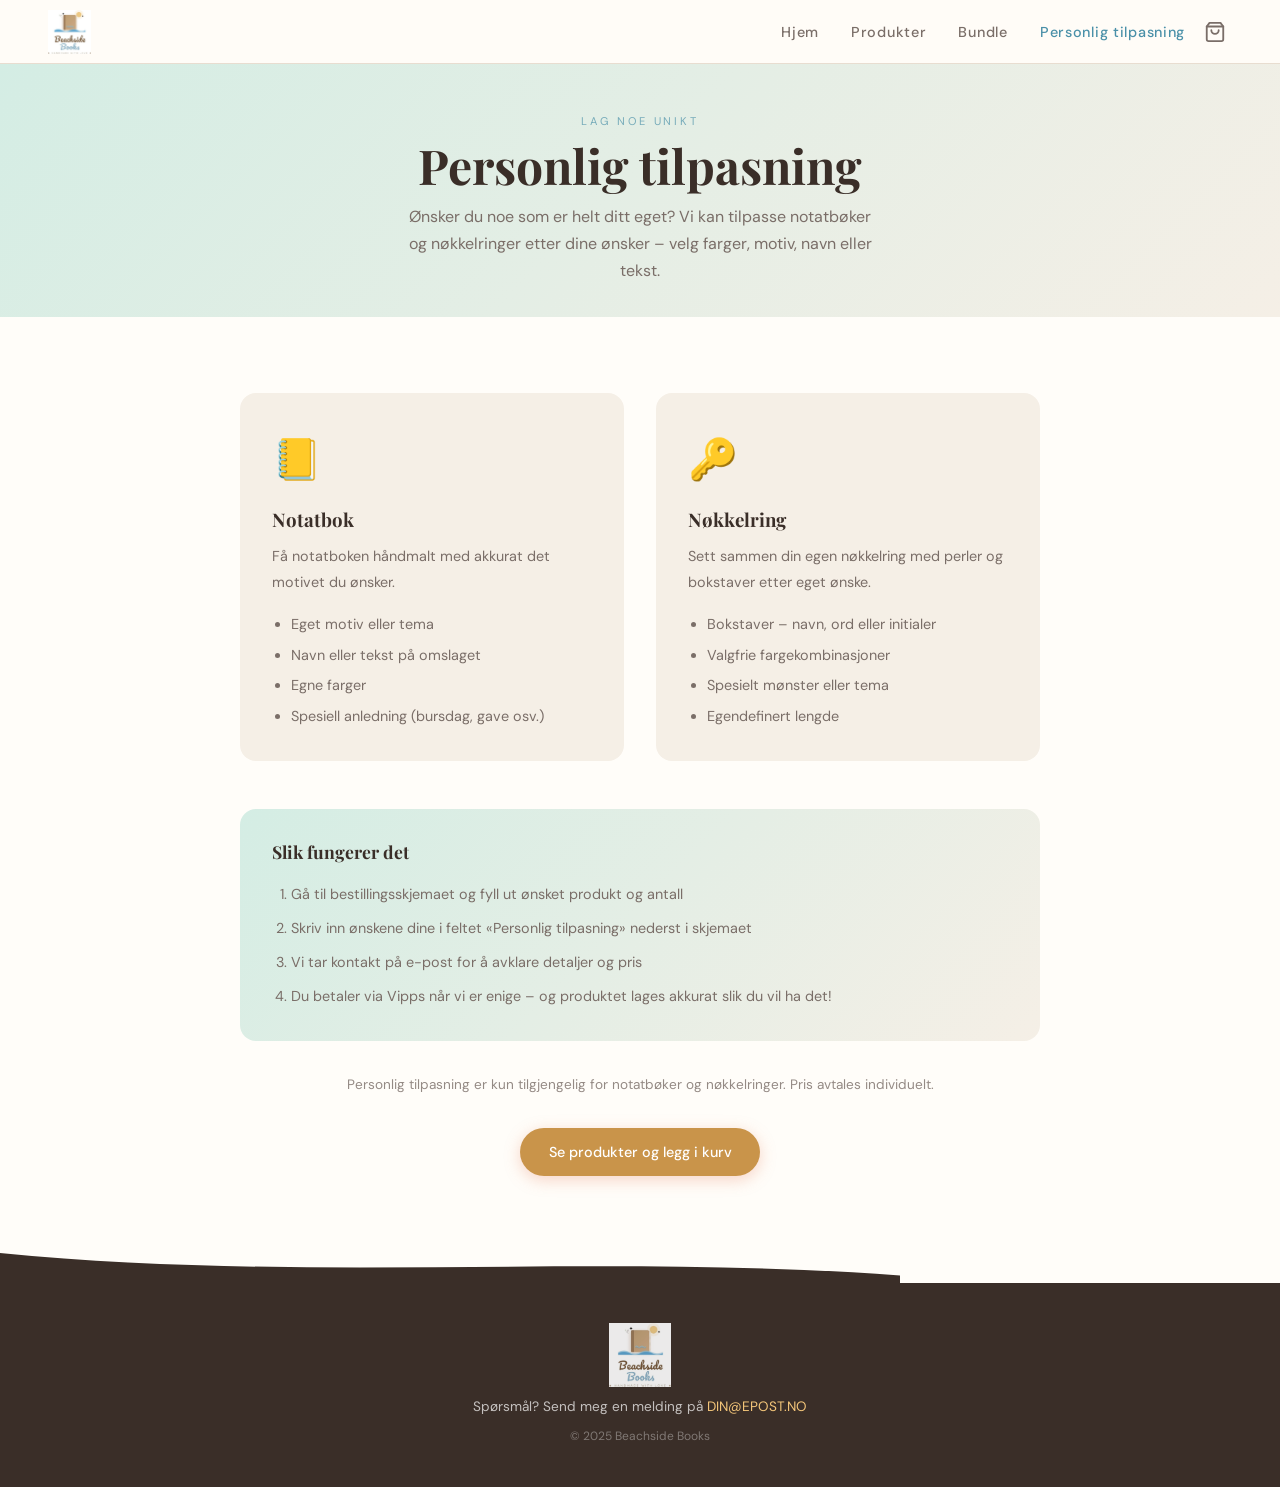
<file: request.html>
<!DOCTYPE html>
<html lang="no">
<head>
  <meta charset="UTF-8">
  <meta name="viewport" content="width=device-width, initial-scale=1.0">
  <title>Personlig tilpasning – Beachside Books</title>
  <link rel="stylesheet" href="style.css">
</head>
<body>

  <nav>
    <a href="index.html"><img src="bilder/logo.webp" alt="Beachside Books" class="nav-logo-img"></a>
    <div class="nav-right">
      <ul class="nav-links">
        <li><a href="index.html">Hjem</a></li>
        <li><a href="produkter.html">Produkter</a></li>
        <li><a href="bundle.html">Bundle</a></li>

        <li><a href="request.html" class="active">Personlig tilpasning</a></li>
      </ul>
      <a href="checkout.html" class="nav-cart" aria-label="Handlekurv">
        <svg viewBox="0 0 24 24" fill="none" stroke="currentColor" stroke-width="2" stroke-linecap="round" stroke-linejoin="round" width="22" height="22" aria-hidden="true"><path d="M6 2L3 6v14a2 2 0 002 2h14a2 2 0 002-2V6l-3-4z"/><line x1="3" y1="6" x2="21" y2="6"/><path d="M16 10a4 4 0 01-8 0"/></svg>
        <span class="nav-cart-badge">0</span>
      </a>
      <button class="nav-toggle" aria-label="Åpne meny" aria-expanded="false">
        <span></span><span></span><span></span>
      </button>
    </div>
  </nav>

  <section style="padding:3rem clamp(1rem,5vw,3rem) 2rem;background:linear-gradient(135deg,var(--mint-soft),var(--sand));text-align:center">
    <p class="section-eyebrow">Lag noe unikt</p>
    <h1 style="font-size:clamp(1.8rem,5vw,3rem);margin-bottom:0.5rem">Personlig tilpasning</h1>
    <p style="color:var(--tekst-soft);max-width:480px;margin:0 auto">
      Ønsker du noe som er helt ditt eget? Vi kan tilpasse notatbøker og nøkkelringer
      etter dine ønsker – velg farger, motiv, navn eller tekst.
    </p>
  </section>

  <section class="section-white">
    <div style="max-width:800px;margin:0 auto">

      <!-- Hva kan tilpasses -->
      <div style="display:grid;grid-template-columns:1fr 1fr;gap:2rem;margin-bottom:3rem">

        <div style="background:var(--sand);border-radius:var(--radius);padding:2rem">
          <div style="font-size:2.5rem;margin-bottom:1rem">📒</div>
          <h3 style="margin-bottom:0.75rem">Notatbok</h3>
          <p style="color:var(--tekst-soft);font-size:0.9rem;line-height:1.8;margin-bottom:1rem">
            Få notatboken håndmalt med akkurat det motivet du ønsker.
          </p>
          <ul style="padding-left:1.2rem;color:var(--tekst-soft);font-size:0.9rem;display:flex;flex-direction:column;gap:0.4rem">
            <li>Eget motiv eller tema</li>
            <li>Navn eller tekst på omslaget</li>
            <li>Egne farger</li>
            <li>Spesiell anledning (bursdag, gave osv.)</li>
          </ul>
        </div>

        <div style="background:var(--sand);border-radius:var(--radius);padding:2rem">
          <div style="font-size:2.5rem;margin-bottom:1rem">🔑</div>
          <h3 style="margin-bottom:0.75rem">Nøkkelring</h3>
          <p style="color:var(--tekst-soft);font-size:0.9rem;line-height:1.8;margin-bottom:1rem">
            Sett sammen din egen nøkkelring med perler og bokstaver etter eget ønske.
          </p>
          <ul style="padding-left:1.2rem;color:var(--tekst-soft);font-size:0.9rem;display:flex;flex-direction:column;gap:0.4rem">
            <li>Bokstaver – navn, ord eller initialer</li>
            <li>Valgfrie fargekombinasjoner</li>
            <li>Spesielt mønster eller tema</li>
            <li>Egendefinert lengde</li>
          </ul>
        </div>

      </div>

      <!-- Slik fungerer det -->
      <div style="background:linear-gradient(135deg,var(--mint-soft),var(--sand));border-radius:var(--radius);padding:2rem;margin-bottom:2rem">
        <h3 style="margin-bottom:1.25rem;font-size:1.1rem">Slik fungerer det</h3>
        <ol style="padding-left:1.2rem;display:flex;flex-direction:column;gap:0.6rem;color:var(--tekst-soft);font-size:0.9rem">
          <li>Gå til bestillingsskjemaet og fyll ut ønsket produkt og antall</li>
          <li>Skriv inn ønskene dine i feltet «Personlig tilpasning» nederst i skjemaet</li>
          <li>Vi tar kontakt på e-post for å avklare detaljer og pris</li>
          <li>Du betaler via Vipps når vi er enige – og produktet lages akkurat slik du vil ha det!</li>
        </ol>
      </div>

      <!-- Merk -->
      <p style="font-size:0.85rem;color:var(--tekst-soft);text-align:center;margin-bottom:2rem;opacity:0.8">
        Personlig tilpasning er kun tilgjengelig for notatbøker og nøkkelringer.
        Pris avtales individuelt.
      </p>

      <div style="text-align:center">
        <a href="produkter.html" class="btn btn-primary">Se produkter og legg i kurv</a>
      </div>

    </div>
  </section>

  <div class="wave-divider" style="background:var(--hvit)">
    <svg viewBox="0 0 1200 40" xmlns="http://www.w3.org/2000/svg" preserveAspectRatio="none" height="30">
      <path d="M0,0 C400,40 800,0 1200,30 L1200,40 L0,40 Z" fill="var(--tekst)"/>
    </svg>
  </div>

  <footer>
    <img src="bilder/logo.webp" alt="Beachside Books" class="footer-logo-img">
    <p>Spørsmål? Send meg en melding på <a href="mailto:DIN@EPOST.NO">DIN@EPOST.NO</a></p>
    <p style="margin-top:0.5rem;font-size:0.75rem;opacity:0.5">© 2025 Beachside Books</p>
  </footer>

  <style>
    @media (max-width: 600px) {
      div[style*="grid-template-columns:1fr 1fr"] { grid-template-columns: 1fr !important; }
    }
  </style>

  <script src="cart.js"></script>
  <script src="nav.js"></script>
</body>
</html>
</file>
<file: style.css>
/* ═══════════════════════════════════════
   BEACHSIDE STORIES — Global Stylesheet
   ═══════════════════════════════════════ */

@import url('https://fonts.googleapis.com/css2?family=Playfair+Display:ital,wght@0,400;0,600;1,400&family=DM+Sans:wght@300;400;500&display=swap');

:root {
  /* Farger */
  --sand:        #f5efe6;
  --sand-dark:   #e8ddd0;
  --hav:         #7ab8c8;
  --hav-deep:    #4a90a8;
  --korall:      #c9944a;
  --korall-soft: #f5c77a;
  --mint:        #a8d4c0;
  --mint-soft:   #d4ede4;
  --gull:        #f5c77a;
  --gull-deep:   #c99f72;
  --tekst:       #3a2e28;
  --tekst-soft:  #7a6e68;
  --hvit:        #fffdf9;

  /* Typografi */
  --font-display: 'Playfair Display', Georgia, serif;
  --font-body:    'DM Sans', sans-serif;

  /* Størrelser */
  --radius:      16px;
  --radius-sm:   8px;
  --shadow:      0 4px 24px rgba(74, 144, 168, 0.12);
  --shadow-hover:0 8px 40px rgba(74, 144, 168, 0.22);
}

* { margin: 0; padding: 0; box-sizing: border-box; }

html { scroll-behavior: smooth; }

body {
  font-family: var(--font-body);
  background: var(--sand);
  color: var(--tekst);
  font-size: 16px;
  line-height: 1.7;
  overflow-x: hidden;
}

/* ── Tekstiler ── */
h1, h2, h3, h4 {
  font-family: var(--font-display);
  line-height: 1.2;
}

a {
  color: var(--hav-deep);
  text-decoration: none;
  transition: color 0.2s;
}
a:hover { color: var(--korall); }

img {
  max-width: 100%;
  height: auto;
  display: block;
  border-radius: var(--radius-sm);
}

/* ── Navigasjon ── */
nav {
  position: sticky;
  top: 0;
  z-index: 100;
  background: rgba(255, 253, 249, 0.92);
  backdrop-filter: blur(12px);
  border-bottom: 1px solid var(--sand-dark);
  padding: 0 clamp(1rem, 5vw, 3rem);
  height: 64px;
  display: flex;
  align-items: center;
  justify-content: space-between;
}

.nav-logo {
  font-family: var(--font-display);
  font-size: 1.3rem;
  font-style: italic;
  color: var(--hav-deep);
  letter-spacing: 0.02em;
}

.nav-logo-img {
  height: 44px;
  width: auto;
  display: block;
  border-radius: 0;
}

.footer-logo-img {
  height: 64px;
  width: auto;
  display: block;
  margin: 0 auto 0.5rem;
  border-radius: 0;
  opacity: 0.9;
}

.nav-links {
  display: flex;
  gap: 2rem;
  list-style: none;
}

.nav-links a {
  font-size: 0.9rem;
  font-weight: 500;
  letter-spacing: 0.05em;
  color: var(--tekst-soft);
  transition: color 0.2s;
}
.nav-links a:hover,
.nav-links a.active { color: var(--hav-deep); }

/* ── Hamburger-knapp (skjult på desktop) ── */
.nav-toggle {
  display: none;
  flex-direction: column;
  justify-content: center;
  gap: 5px;
  background: none;
  border: none;
  cursor: pointer;
  padding: 0.4rem;
  border-radius: var(--radius-sm);
  transition: background 0.2s;
}
.nav-toggle:hover { background: var(--sand-dark); }
.nav-toggle span {
  display: block;
  width: 22px;
  height: 2px;
  background: var(--tekst);
  border-radius: 2px;
  transition: transform 0.3s, opacity 0.3s;
}
/* X-animasjon når menyen er åpen */
nav.nav-open .nav-toggle span:nth-child(1) { transform: translateY(7px) rotate(45deg); }
nav.nav-open .nav-toggle span:nth-child(2) { opacity: 0; transform: scaleX(0); }
nav.nav-open .nav-toggle span:nth-child(3) { transform: translateY(-7px) rotate(-45deg); }

/* ── Mobil nav ── */
@media (max-width: 768px) {
  nav { position: relative; }

  .nav-toggle { display: flex; }

  .nav-links {
    display: none;
    position: absolute;
    top: 64px;
    left: 0;
    right: 0;
    flex-direction: column;
    gap: 0;
    background: rgba(255, 253, 249, 0.98);
    backdrop-filter: blur(12px);
    border-bottom: 1px solid var(--sand-dark);
    box-shadow: 0 8px 24px rgba(58, 46, 40, 0.1);
    padding: 0.5rem 0 1rem;
    z-index: 99;
  }
  .nav-links.nav-open { display: flex; }

  .nav-links li { width: 100%; }

  .nav-links a {
    display: block;
    padding: 0.85rem clamp(1rem, 5vw, 3rem);
    font-size: 1rem;
    border-bottom: 1px solid var(--sand-dark);
  }
  .nav-links li:last-child a { border-bottom: none; }
}

/* ── Hero-seksjon ── */
.hero {
  min-height: 65vh;
  display: flex;
  align-items: center;
  justify-content: center;
  padding: clamp(3rem, 8vw, 6rem) clamp(1.5rem, 5vw, 4rem);
  position: relative;
  overflow: hidden;
  background-image: url('bilder/hero.webp');
  background-size: cover;
  background-position: center right;
  background-color: var(--sand);
}

.hero::before {
  content: '';
  position: absolute;
  inset: 0;
  background: linear-gradient(
    to right,
    rgba(245,239,230,0.90) 0%,
    rgba(245,239,230,0.82) 50%,
    rgba(245,239,230,0.60) 100%
  );
  z-index: 0;
}

/* Bølge-dekor */
.hero::after {
  content: '';
  position: absolute;
  bottom: -2px;
  left: 0; right: 0;
  height: 60px;
  background: var(--hvit);
  clip-path: ellipse(55% 100% at 50% 100%);
}

.hero-content {
  position: relative;
  z-index: 1;
  max-width: 1040px;
  width: 100%;
  display: grid;
  grid-template-columns: 1fr 1.15fr;
  gap: clamp(2rem, 5vw, 4rem);
  align-items: center;
}

.hero-logo-col {
  display: flex;
  justify-content: center;
  align-items: center;
}

.hero-logo-display {
  background: #ffffff;
  border-radius: 50%;
  width: clamp(280px, 38vw, 420px);
  height: clamp(280px, 38vw, 420px);
  display: flex;
  align-items: center;
  justify-content: center;
  padding: clamp(3rem, 7vw, 4rem);
  overflow: hidden;
  box-shadow:
    0 0 0 6px rgba(255, 255, 255, 0.55),
    0 12px 48px rgba(201, 159, 114, 0.28),
    0 2px 16px rgba(58, 46, 40, 0.10);
}

.hero-logo-display img {
  width: 100%;
  height: auto;
  border-radius: 0;
}

.hero-text-col {
  text-align: left;
}

.hero-buttons {
  display: flex;
  gap: 1rem;
  flex-wrap: wrap;
}

.hero-buttons .btn-secondary {
  background: var(--hav-deep);
  color: white;
  border-color: var(--hav-deep);
}
.hero-buttons .btn-secondary:hover {
  background: #3a7a92;
  border-color: #3a7a92;
  color: white;
  transform: translateY(-2px);
  box-shadow: 0 6px 24px rgba(74, 144, 168, 0.40);
}

@media (max-width: 700px) {
  .hero-content {
    grid-template-columns: 1fr;
    text-align: center;
    gap: 2rem;
  }
  .hero-text-col { text-align: center; }
  .hero-buttons { justify-content: center; }
}

.hero-eyebrow {
  font-size: 0.75rem;
  letter-spacing: 0.25em;
  text-transform: uppercase;
  color: var(--hav-deep);
  margin-bottom: 1rem;
}

.hero h1 {
  font-size: clamp(2.2rem, 6vw, 3.8rem);
  color: var(--tekst);
  margin-bottom: 1rem;
}

.hero h1 em {
  color: #795532;
  font-style: italic;
}

.hero-sub {
  font-size: clamp(1rem, 2vw, 1.15rem);
  color: var(--tekst);
  max-width: 440px;
  margin: 0 0 2rem;
}

@media (max-width: 700px) {
  .hero-sub { margin: 0 auto 2rem; }
}

/* ── Knapper ── */
.btn {
  display: inline-block;
  padding: 0.75rem 1.8rem;
  border-radius: 50px;
  font-family: var(--font-body);
  font-size: 0.9rem;
  font-weight: 500;
  cursor: pointer;
  transition: all 0.2s ease;
  border: none;
  text-decoration: none;
}

.btn-primary {
  background: var(--korall);
  color: white;
  box-shadow: 0 4px 16px rgba(232,137,106,0.35);
}
.btn-primary:hover {
  background: #d4704e;
  color: white;
  transform: translateY(-2px);
  box-shadow: 0 6px 24px rgba(232,137,106,0.45);
}

.btn-secondary {
  background: transparent;
  color: var(--hav-deep);
  border: 1.5px solid var(--hav);
}
.btn-secondary:hover {
  background: var(--hav-deep);
  color: white;
  border-color: var(--hav-deep);
  transform: translateY(-2px);
}

.btn-request {
  background: var(--mint);
  color: var(--tekst);
}
.btn-request:hover {
  background: var(--mint-soft);
  transform: translateY(-2px);
}

/* ── Seksjoner ── */
section {
  padding: clamp(3rem, 6vw, 5rem) clamp(1rem, 5vw, 3rem);
}

.section-white { background: var(--hvit); }
.section-mint  { background: var(--mint-soft); }
.section-sand  { background: var(--sand); }

.section-header {
  text-align: center;
  margin-bottom: 3rem;
}

.section-header h2 {
  font-size: clamp(1.6rem, 4vw, 2.4rem);
  margin-bottom: 0.5rem;
}

.section-header p {
  color: var(--tekst-soft);
  max-width: 480px;
  margin: 0 auto;
}

.section-eyebrow {
  font-size: 0.7rem;
  letter-spacing: 0.25em;
  text-transform: uppercase;
  color: var(--hav-deep);
  opacity: 0.7;
  margin-bottom: 0.4rem;
}

/* ── Produktkort ── */
.produktgrid {
  display: grid;
  grid-template-columns: repeat(auto-fill, minmax(260px, 1fr));
  gap: 1.5rem;
  max-width: 1100px;
  margin: 0 auto;
}

.produktkort {
  background: var(--hvit);
  border-radius: var(--radius);
  overflow: hidden;
  box-shadow: var(--shadow);
  transition: transform 0.25s ease, box-shadow 0.25s ease;
}

.produktkort:hover {
  transform: translateY(-6px);
  box-shadow: var(--shadow-hover);
}

.produktkort-bilde {
  width: 100%;
  aspect-ratio: 4/3;
  object-fit: cover;
  border-radius: 0;
  background: var(--sand-dark);
  display: flex;
  align-items: center;
  justify-content: center;
  color: var(--tekst-soft);
  font-size: 0.85rem;
}

.produktkort-bilde-placeholder {
  width: 100%;
  aspect-ratio: 4/3;
  background: linear-gradient(135deg, var(--sand-dark), var(--mint-soft));
  display: flex;
  align-items: center;
  justify-content: center;
  color: var(--tekst-soft);
  font-size: 0.85rem;
  font-style: italic;
}

.produktkort-innhold {
  padding: 1.25rem 1.5rem 1.5rem;
}

.produktkort h3 {
  font-size: 1.1rem;
  margin-bottom: 0.35rem;
}

.produktkort-beskrivelse {
  font-size: 0.9rem;
  color: var(--tekst-soft);
  margin-bottom: 1rem;
  line-height: 1.5;
}

.produktkort-bunn {
  display: flex;
  align-items: center;
  justify-content: space-between;
  gap: 0.5rem;
}

.pris {
  font-family: var(--font-display);
  font-size: 1.2rem;
  color: var(--hav-deep);
  font-weight: 600;
}

/* ── Bundle-kort ── */
.bundle-kort {
  background: linear-gradient(135deg, var(--hav-deep), var(--hav));
  color: white;
  border-radius: var(--radius);
  padding: 2rem 2.5rem;
  max-width: 600px;
  margin: 0 auto;
  box-shadow: var(--shadow-hover);
  position: relative;
  overflow: hidden;
}

.bundle-kort::before {
  content: '';
  position: absolute;
  top: -40px; right: -40px;
  width: 160px; height: 160px;
  border-radius: 50%;
  background: rgba(255,255,255,0.08);
}

.bundle-tag {
  display: inline-block;
  background: var(--korall);
  color: white;
  font-size: 0.7rem;
  letter-spacing: 0.15em;
  text-transform: uppercase;
  padding: 0.3rem 0.8rem;
  border-radius: 50px;
  margin-bottom: 1rem;
}

.bundle-kort h3 {
  font-size: 1.5rem;
  margin-bottom: 0.5rem;
  color: white;
}

.bundle-innhold {
  list-style: none;
  margin: 1rem 0;
  display: flex;
  flex-direction: column;
  gap: 0.4rem;
}

.bundle-innhold li {
  font-size: 0.95rem;
  opacity: 0.9;
  display: flex;
  align-items: center;
  gap: 0.5rem;
}

.bundle-innhold li::before { content: '✦'; font-size: 0.6rem; opacity: 0.7; }

.bundle-bunn {
  display: flex;
  align-items: center;
  justify-content: space-between;
  margin-top: 1.5rem;
  flex-wrap: wrap;
  gap: 1rem;
}

.bundle-pris { font-family: var(--font-display); font-size: 1.8rem; }
.bundle-spar {
  font-size: 0.8rem;
  opacity: 0.8;
  text-decoration: line-through;
  margin-left: 0.5rem;
}

.btn-bundle {
  background: white;
  color: var(--hav-deep);
  padding: 0.7rem 1.6rem;
  border-radius: 50px;
  font-weight: 500;
  font-size: 0.9rem;
  transition: all 0.2s;
}
.btn-bundle:hover {
  background: var(--korall);
  color: white;
  transform: translateY(-2px);
}

/* ── Request-seksjon ── */
.request-grid {
  display: grid;
  grid-template-columns: repeat(auto-fit, minmax(280px, 1fr));
  gap: 1.5rem;
  max-width: 800px;
  margin: 0 auto;
}

.request-kort {
  background: var(--hvit);
  border-radius: var(--radius);
  padding: 2rem;
  box-shadow: var(--shadow);
  border-top: 4px solid var(--mint);
  transition: transform 0.2s, box-shadow 0.2s;
}

.request-kort:hover {
  transform: translateY(-4px);
  box-shadow: var(--shadow-hover);
}

.request-ikon {
  font-size: 2rem;
  margin-bottom: 1rem;
}

.request-kort h3 {
  font-size: 1.1rem;
  margin-bottom: 0.5rem;
}

.request-kort p {
  font-size: 0.9rem;
  color: var(--tekst-soft);
  margin-bottom: 1.2rem;
  line-height: 1.6;
}

.request-eksempler {
  list-style: none;
  margin-bottom: 1.5rem;
  display: flex;
  flex-direction: column;
  gap: 0.3rem;
}

.request-eksempler li {
  font-size: 0.85rem;
  color: var(--tekst-soft);
  display: flex;
  align-items: center;
  gap: 0.4rem;
}
.request-eksempler li::before {
  content: '→';
  color: var(--mint);
  font-size: 0.8rem;
}

/* ── Footer ── */
footer {
  background: var(--tekst);
  color: rgba(255,255,255,0.7);
  text-align: center;
  padding: 2.5rem clamp(1rem, 5vw, 3rem);
  font-size: 0.85rem;
}

footer .footer-logo {
  font-family: var(--font-display);
  font-size: 1.2rem;
  font-style: italic;
  color: white;
  margin-bottom: 0.5rem;
}

footer a { color: var(--korall-soft); }
footer a:hover { color: var(--korall); }

/* ── Dekorative bølger ── */
.wave-divider {
  width: 100%;
  overflow: hidden;
  line-height: 0;
}
.wave-divider svg { display: block; }

/* ── Responsiv ── */
@media (max-width: 640px) {
  .nav-links { display: none; }
  .bundle-bunn { flex-direction: column; align-items: flex-start; }
  .produktgrid { grid-template-columns: 1fr 1fr; gap: 1rem; }
}

@media (max-width: 400px) {
  .produktgrid { grid-template-columns: 1fr; }
}

/* ── Fade-in animasjon ── */
@keyframes fadeUp {
  from { opacity: 0; transform: translateY(20px); }
  to   { opacity: 1; transform: translateY(0); }
}

.fade-up {
  animation: fadeUp 0.6s ease forwards;
}

.fade-up-delay-1 { animation-delay: 0.1s; opacity: 0; }
.fade-up-delay-2 { animation-delay: 0.2s; opacity: 0; }
.fade-up-delay-3 { animation-delay: 0.3s; opacity: 0; }
.fade-up-delay-4 { animation-delay: 0.4s; opacity: 0; }

/* ── Nav-right wrapper (cart icon + hamburger) ── */
.nav-right {
  display: flex;
  align-items: center;
  gap: 0.75rem;
}

.nav-cart {
  position: relative;
  display: flex;
  align-items: center;
  padding: 0.4rem;
  color: var(--tekst-soft);
  border-radius: var(--radius-sm);
  transition: color 0.2s;
  flex-shrink: 0;
}
.nav-cart:hover { color: var(--hav-deep); }
.nav-cart svg { display: block; }

.nav-cart-badge {
  position: absolute;
  top: 1px;
  right: 1px;
  background: var(--korall);
  color: white;
  font-size: 0.58rem;
  font-weight: 700;
  min-width: 16px;
  height: 16px;
  border-radius: 50%;
  display: none;
  align-items: center;
  justify-content: center;
  line-height: 1;
}

/* ── Cart toast ── */
#cart-toast {
  position: fixed;
  bottom: 2rem;
  left: 50%;
  transform: translateX(-50%) translateY(0.5rem);
  background: var(--tekst);
  color: white;
  padding: 0.75rem 1.5rem;
  border-radius: 50px;
  font-size: 0.88rem;
  opacity: 0;
  transition: opacity 0.3s ease, transform 0.3s ease;
  z-index: 9999;
  pointer-events: none;
  white-space: nowrap;
}
#cart-toast.show {
  opacity: 1;
  transform: translateX(-50%) translateY(0);
}
#cart-toast a {
  color: var(--korall-soft);
  pointer-events: all;
}

/* ── Legg i kurv-knapp ── */
.btn-cart {
  background: var(--mint-soft);
  color: var(--tekst);
  border: 1.5px solid var(--mint);
  padding: 0.4rem 0.85rem;
  border-radius: 50px;
  font-size: 0.78rem;
  font-weight: 500;
  cursor: pointer;
  transition: all 0.2s;
  font-family: var(--font-body);
  display: inline-block;
  margin-top: 0.25rem;
}
.btn-cart:hover {
  background: var(--mint);
  transform: translateY(-1px);
}

/* ── Skjemafelt ── */
.form-group { margin-bottom: 1.25rem; }
.form-group label {
  display: block;
  font-size: 0.85rem;
  font-weight: 500;
  margin-bottom: 0.4rem;
  color: var(--tekst);
}
.form-group input,
.form-group textarea,
.form-group select {
  width: 100%;
  padding: 0.7rem 1rem;
  border: 1.5px solid var(--sand-dark);
  border-radius: var(--radius-sm);
  font-family: var(--font-body);
  font-size: 0.95rem;
  background: var(--hvit);
  color: var(--tekst);
  transition: border-color 0.2s;
}
.form-group input:focus,
.form-group textarea:focus {
  outline: none;
  border-color: var(--hav);
}
.form-group textarea { resize: vertical; min-height: 80px; }

/* ── Checkout-layout ── */
.checkout-layout {
  display: grid;
  grid-template-columns: 1fr 1fr;
  gap: 3rem;
  max-width: 960px;
  margin: 0 auto;
}
@media (max-width: 700px) {
  .checkout-layout { grid-template-columns: 1fr; gap: 2rem; }
}

.cart-row {
  display: grid;
  grid-template-columns: 1fr auto auto auto;
  align-items: center;
  gap: 0.75rem;
  padding: 0.75rem 0;
  border-bottom: 1px solid var(--sand-dark);
}
.cart-row-name { font-size: 0.88rem; }
.cart-row-controls { display: flex; align-items: center; gap: 0.4rem; }
.cart-row-price { font-size: 0.9rem; font-weight: 600; min-width: 52px; text-align: right; }

.qty-btn {
  width: 28px;
  height: 28px;
  border: 1.5px solid var(--sand-dark);
  border-radius: 50%;
  background: none;
  cursor: pointer;
  font-size: 1rem;
  display: flex;
  align-items: center;
  justify-content: center;
  transition: background 0.2s;
  font-family: var(--font-body);
}
.qty-btn:hover { background: var(--sand-dark); }
.qty-val { min-width: 20px; text-align: center; font-size: 0.9rem; }

.cart-remove {
  background: none;
  border: none;
  cursor: pointer;
  font-size: 1.2rem;
  color: var(--tekst-soft);
  padding: 0.2rem;
  line-height: 1;
  transition: color 0.2s;
}
.cart-remove:hover { color: #d4784a; }

.cart-total-row {
  border-top: 2px solid var(--sand-dark);
  margin-top: 1rem;
  padding-top: 1rem;
  display: flex;
  justify-content: space-between;
  align-items: center;
}

/* ── Personlig tilpasning i handlekurven ── */
.cart-row.has-custom { border-bottom: none; }

.custom-section {
  border-bottom: 1px solid var(--sand-dark);
  padding: 0.3rem 0 0.65rem;
}

.custom-add-btn {
  background: none;
  border: none;
  cursor: pointer;
  font-family: var(--font-body);
  font-size: 0.78rem;
  color: var(--hav-deep);
  padding: 0.25rem 0;
  text-align: left;
  opacity: 0.75;
  transition: opacity 0.2s;
  display: block;
}
.custom-add-btn:hover { opacity: 1; }

.custom-active-area { padding-top: 0.25rem; }

/* Samme grid som .cart-row → pris-kolonnen flukter */
.custom-active-row {
  display: grid;
  grid-template-columns: 1fr auto auto auto;
  align-items: center;
  gap: 0.75rem;
  padding: 0.25rem 0 0.4rem;
}

.custom-input-cell {
  display: flex;
  flex-direction: column;
  gap: 0.15rem;
}

.custom-label {
  font-size: 0.72rem;
  color: var(--tekst-soft);
}

.custom-input {
  width: 100%;
  padding: 0.32rem 0.65rem;
  border: 1.5px solid var(--mint);
  border-radius: var(--radius-sm);
  font-family: var(--font-body);
  font-size: 0.84rem;
  background: var(--mint-soft);
  color: var(--tekst);
}
.custom-input:focus { outline: none; border-color: var(--hav); }

.custom-price-line {
  font-size: 0.9rem;
  color: var(--hav-deep);
  font-weight: 600;
  white-space: nowrap;
  text-align: right;
}
</file>
